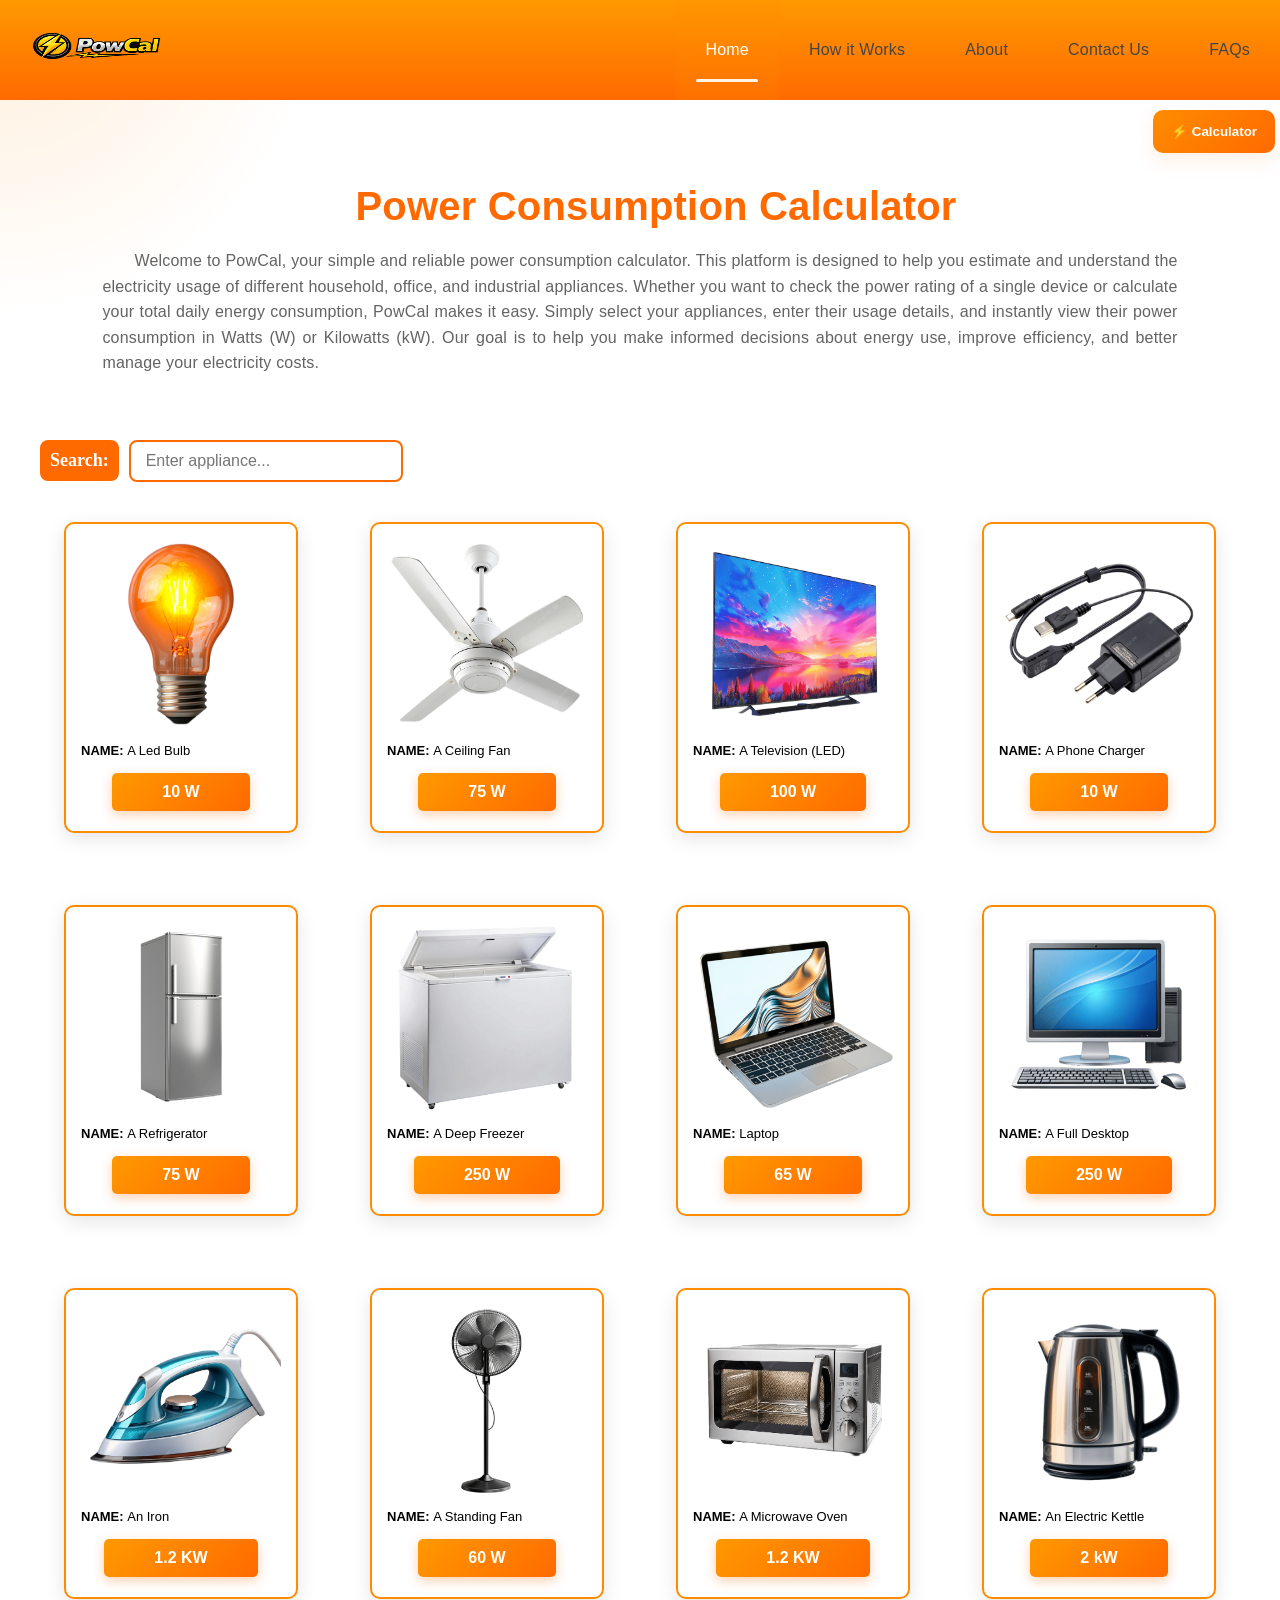
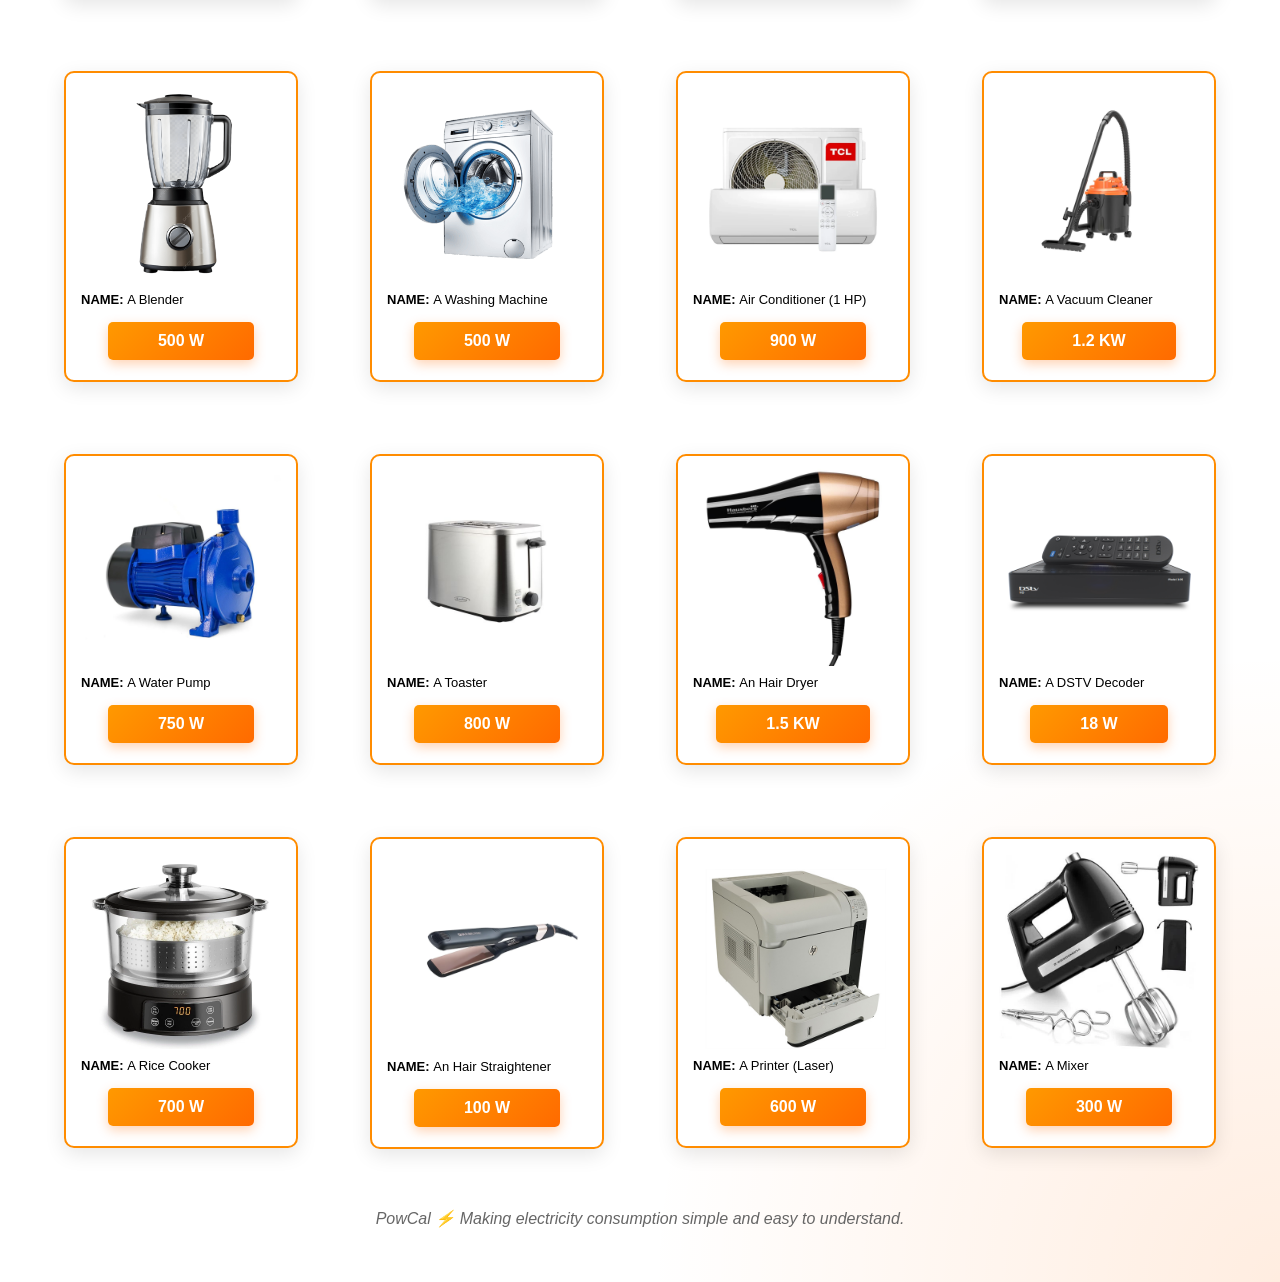
<file: index.html>
<!DOCTYPE html>
<html lang="en">
<head>
    <meta charset="UTF-8">
    <meta name="viewport" content="width=device-width, initial-scale=1.0">
    <title>Power Consumption Calculator</title>
    <link rel="stylesheet" href="index.css">
</head>
<body>

     <header>
            <nav>
        <ul class="sidebar">
            <li onclick="hideSidebar()"> <a href="#"><svg xmlns="http://www.w3.org/2000/svg" height="24px" viewBox="0 -960 960 960" width="24px" fill="#black"><path d="m256-200-56-56 224-224-224-224 56-56 224 224 224-224 56 56-224 224 224 224-56 56-224-224-224 224Z"/></svg></a></li>
            <li> <a href="#" class="active">Home</a></li>
            <li> <a href="how.html">How it Works</a></li>
            <li> <a href="About.html">About</a></li>
            <li> <a href="contact.html">Contact Us</a></li>
            <li> <a href="FAQ.html">FAQs</a></li>
        </ul>
        <ul>
            <li> <img src="PowCal.png" alt="Not Found"></li>
            <li class="hideOnMobile"> <a href="#" class="active">Home</a></li>
            <li class="hideOnMobile"> <a href="how.html">How it Works</a></li>
            <li class="hideOnMobile"> <a href="About.html">About</a></li>
            <li class="hideOnMobile"> <a href="contact.html">Contact Us</a></li>
            <li class="hideOnMobile"> <a href="FAQ.html">FAQs</a></li>
            <li class="menu-button" onclick=showSidebar() > <a href="#"><svg xmlns="http://www.w3.org/2000/svg" height="24px" viewBox="0 -960 960 960" width="24px" fill="#black"><path d="M120-240v-80h720v80H120Zm0-200v-80h720v80H120Zm0-200v-80h720v80H120Z"></svg></a></li>
        </ul>
    </nav>
    </header>

    <button id="calc-toggle" onclick="toggleCalculator()">
    ⚡ Calculator </button>

<div id="calculatorBox">
    <!-- Your calculator content goes here -->
     <div id="calc">
    <h3>Power Calculator</h3>
    </div>
    <div class="total-box">
        Total Energy: <strong><span id="totalWh">0</span> Wh</strong>
        <div class="small">This updates as you add appliances.</div>
      </div>

      <div class="custom-row">
        <input type="number" id="customWatts" placeholder="Enter Unavailable appliance (W)" min="1" />
        <button class="Enter" onclick="addCustomAppliance()">Enter</button>
      </div>

      <div class="history" id="history"></div>

      <button id="clear-btn" onclick="clearAll()">Clear All</button>

    </div>
  </div>
</div>


    <section id="uno">
        <h1 class="cal1">Power Consumption Calculator</h1>
        <p> Welcome to PowCal, your simple and reliable power consumption calculator. This platform is designed to help you estimate and understand the electricity usage of different household, office, and industrial appliances. Whether you want to check the power rating of a single device or calculate your total daily energy consumption, PowCal makes it easy. Simply select your appliances, enter their usage details, and instantly view their power consumption in Watts (W) or Kilowatts (kW). Our goal is to help you make informed decisions about energy use, improve efficiency, and better manage your electricity costs.
</p>
    </section>
    



<div class="search-container">
    <label for="searchInput">Search:</label>
    <input
        type="text"
        id="searchInput"
        placeholder="Enter appliance..."
        onkeyup="searchAppliances()"
    >
</div>





    <section>

        <div id="main">
        <div class="first">
            <img src="bulbl.jpg" alt="Not found"> <br>
            <p class="appli"><strong>NAME: </strong>A Led Bulb </p>
            <button class="button1" onclick="addAppliance('Led Bulb', 10)">10 W</button>
        </div>
        <div class="first">
            <img src="fan.png" alt="Not found"> <br>
            <p class="appli"><strong>NAME: </strong>A Ceiling Fan </p>
            <button class="button1" onclick="addAppliance('Ceiling Fan', 75)">75 W</button>
        </div>
        <div class="first">
            <img src="tv.png" alt="Not found"> <br>
            <p class="appli"><strong>NAME: </strong>A Television (LED) </p>
            <button class="button1" onclick="addAppliance('Television', 100)">100 W</button>
        </div>
        <div class="first">
            <img src="charger.png" alt="Not found"> <br>
            <p class="appli"><strong>NAME: </strong>A Phone Charger </p>
            <button class="button1" onclick="addAppliance('Phone Charger', 10)">10 W</button>
        </div>
        
        
        <div class="first">
            <img src="fridge.png" alt="Not found"> <br>
            <p class="appli"><strong>NAME: </strong>A Refrigerator</p>
            <button class="button1" onclick="addAppliance('Refrigerator', 75)">75 W</button>
        </div>
        <div class="first">
            <img src="freezer.png" alt="Not found"> <br>
            <p class="appli"><strong>NAME: </strong>A Deep Freezer </p>
            <button class="button1" onclick="addAppliance('Deep Freezer', 250)">250 W</button>
        </div>
        <div class="first">
            <img src="laptop.png" alt="Not found"> <br>
            <p class="appli"><strong>NAME: </strong> Laptop </p>
            <button class="button1" onclick="addAppliance('Laptop', 65)">65 W</button>
        </div>
        <div class="first">
            <img src="desktopp.png" alt="Not found"> <br>
            <p class="appli"><strong>NAME: </strong>A Full Desktop </p>
            <button class="button1" onclick="addAppliance('Full Desktop', 250)">250 W</button>
        </div>
        

        <div class="first">
            <img src="iron.png" alt="Not found"> <br>
            <p class="appli"><strong>NAME: </strong>An Iron </p>
            <button class="button1" onclick="addAppliance('Iron', 1200)">1.2 KW</button>
        </div>
        <div class="first">
            <img src="sfan.jpeg" alt="Not found"> <br>
            <p class="appli"><strong>NAME: </strong>A Standing Fan </p>
            <button class="button1" onclick="addAppliance('Standing Fan', 60)">60 W</button>
        </div>
        <div class="first">
            <img src="oven.png" alt="Not found"> <br>
            <p class="appli"><strong>NAME: </strong>A Microwave Oven</p>
            <button class="button1" onclick="addAppliance('Microwave Oven', 1200)">1.2 KW</button>
        </div>
        <div class="first">
            <img src="kettle.png" alt="Not found"> <br>
            <p class="appli"><strong>NAME: </strong>An Electric Kettle</p>
            <button class="button1" onclick="addAppliance('Electric Kettle', 2000)">2 kW</button>
        </div>
        



        <div class="first">
            <img src="blender.png" alt="Not found"> <br>
            <p class="appli"><strong>NAME: </strong>A Blender </p>
            <button class="button1" onclick="addAppliance('Blender', 500)">500 W</button>
        </div>
        <div class="first">
            <img src="washingMachine.png" alt="Not found"> <br>
            <p class="appli"><strong>NAME: </strong>A Washing Machine </p>
            <button class="button1" onclick="addAppliance('Washing Machine', 500)">500 W</button>
        </div>
        <div class="first">
            <img src="ACF.jpg" alt="Not found"> <br>
            <p class="appli"><strong>NAME: </strong>Air Conditioner (1 HP) </p>
            <button class="button1" onclick="addAppliance('Air Conditioner (1 HP)', 900)">900 W</button>
        </div>
        <div class="first">
            <img src="VCleaner.jpg" alt="Not found"> <br>
            <p class="appli"><strong>NAME: </strong>A Vacuum Cleaner </p>
            <button class="button1" onclick="addAppliance('Vacuum Cleaner', 1200)">1.2 KW</button>
        </div>
        
        
        <div class="first">
            <img src="Wpump.jpeg" alt="Not found"> <br>
            <p class="appli"><strong>NAME: </strong>A Water Pump</p>
            <button class="button1" onclick="addAppliance('Water Pump', 750)">750 W</button>
        </div>
        <div class="first">
            <img src="Toaster.jpg" alt="Not found"> <br>
            <p class="appli"><strong>NAME: </strong>A Toaster </p>
            <button class="button1" onclick="addAppliance('Toaster', 800)">800 W</button>
        </div>
        <div class="first">
            <img src="hairdryer.jpg" alt="Not found"> <br>
            <p class="appli"><strong>NAME: </strong>An Hair Dryer </p>
            <button class="button1" onclick="addAppliance('Hair Dryer', 1500)">1.5 KW</button>
        </div>
        <div class="first">
            <img src="DStv.jpg" alt="Not found"> <br>
            <p class="appli"><strong>NAME: </strong>A DSTV Decoder </p>
            <button class="button1" onclick="addAppliance('DSTV Decoder', 18)">18 W</button>
        </div>
        

        <div class="first">
            <img src="rice.jpg" alt="Not found"> <br>
            <p class="appli"><strong>NAME: </strong>A Rice Cooker </p>
            <button class="button1" onclick="addAppliance('Rice Cooker', 700)">700 W</button>
        </div>
        <div class="first">
            <img src="hst.jpg" alt="Not found"> <br>
            <p class="appli"><strong>NAME: </strong>An Hair Straightener </p>
            <button class="button1" onclick="addAppliance('Hair Straightener', 100)">100 W</button>
        </div>
        <div class="first">
            <img src="printer66.jpg" alt="Not found"> <br>
            <p class="appli"><strong>NAME: </strong>A Printer (Laser)</p>
            <button class="button1" onclick="addAppliance('Printer (Laser)', 600)">600 W</button>
        </div>
        <div class="first">
            <img src="mixer.jpg" alt="Not found"> <br>
            <p class="appli"><strong>NAME: </strong>A Mixer</p>
            <button class="button1" onclick="addAppliance('Mixer', 300)">300 W</button>
        </div>
        
        </div>
    </section>

    <script>

    let totalWh = 0;
    const history = [];
        function showSidebar(){
            const sidebar= document.querySelector('.sidebar')
            sidebar.style.display = 'flex'
        }
        function hideSidebar(){
            const sidebar= document.querySelector('.sidebar')
            sidebar.style.display = 'none'
        }

        function toggleCalculator() {
    let box = document.getElementById("calculatorBox");

    if (box.style.display === "none" || box.style.display === "") {
        box.style.display = "block";
    } else {
        box.style.display = "none";
    }
}

// function addAppliance(name, watts) {
//     const hours = prompt(`How many hours do you use ${name}?`);

//     if (hours === null) return;

//     const h = parseFloat(hours);

//     if (isNaN(h) || h <= 0) {
//         alert("Please enter a valid number of hours.");
//         return;
//     }

//     const wh = watts * h;
//     totalWh += wh;

//     document.getElementById("totalWh").innerText =
//         totalWh.toFixed(2);
// }

// function updateDisplay() {
//       document.getElementById("totalWh").textContent = totalWh.toFixed(2);

//       const historyBox = document.getElementById("history");
//       historyBox.innerHTML = "";

//       history.forEach((item, index) => {
//         const div = document.createElement("div");
//         div.className = "history-item";
//         div.innerHTML = `
//           <strong>${index + 1}. ${item.name}</strong><br>
//           ${item.watts} W × ${item.hours} h = ${item.wh.toFixed(2)} Wh
//         `;
//         historyBox.appendChild(div);
//       });
//     }
function addAppliance(name, watts) {

    const hours = prompt(`How many HOURS do you use your ${name}?`);
    if (hours === null) return;

    const h = parseFloat(hours);

    if (isNaN(h) || h <= 0) {
        alert("Please enter a valid number of hours.");
        return;
    }

    const amount = prompt(`How many ${name}(s) do you have?`);
    if (amount === null) return;

    const qty = parseInt(amount);

    if (isNaN(qty) || qty <= 0) {
        alert("Please enter a valid quantity.");
        return;
    }

    const wh = watts * h * qty;
    totalWh += wh;

    history.push({
        name,
        watts,
        hours: h,
        amount: qty,
        wh
    });

    updateDisplay();
}

    function addCustomAppliance() {

    const wattsInput = document.getElementById("customWatts");
    const watts = parseFloat(wattsInput.value);

    if (isNaN(watts) || watts <= 0) {
        alert("Please enter a valid watt value.");
        return;
    }

    const name = prompt("Enter appliance name:");
    if (name === null || name.trim() === "") return;

    const hours = prompt(`How many hours do you use ${name.trim()}?`);
    if (hours === null) return;

    const h = parseFloat(hours);

    if (isNaN(h) || h <= 0) {
        alert("Please enter a valid number of hours.");
        return;
    }

    const amount = prompt(`How many ${name.trim()}(s) do you have?`);
    if (amount === null) return;

    const qty = parseInt(amount);

    if (isNaN(qty) || qty <= 0) {
        alert("Please enter a valid quantity.");
        return;
    }

    const wh = watts * h * qty;
    totalWh += wh;

    history.push({
        name: name.trim(),
        watts,
        hours: h,
        amount: qty,
        wh
    });

    wattsInput.value = "";
    updateDisplay();
}

    function updateDisplay() {
      document.getElementById("totalWh").textContent = totalWh.toFixed(2);

      const historyBox = document.getElementById("history");
      historyBox.innerHTML = "";

      history.forEach((item, index) => {
        const div = document.createElement("div");
        div.className = "history-item";
        div.innerHTML = `
  <strong>${index + 1}. ${item.name}</strong><br>
  ${item.watts} W × ${item.hours} h × ${item.amount} unit(s)
  = ${item.wh.toFixed(2)} Wh`;
        historyBox.appendChild(div);
      });
    }
    function clearAll() {
        totalWh = 0;
        history.length = 0;
        updateDisplay();
    }




    function searchAppliances() {
    let input = document.getElementById("searchInput");
    let filter = input.value.toLowerCase();

    let appliances = document.querySelectorAll("#main .first");

    appliances.forEach(appliance => {
        let text = appliance.textContent.toLowerCase();

        if (text.includes(filter)) {
            appliance.style.display = "";
        } else {
            appliance.style.display = "none";
        }
    });
}
    </script>
    


    <footer>
    <p class="footer-note">
        PowCal ⚡ Making electricity consumption simple and easy to understand.
    </p><br><br><br>
    </footer>



     <!-- <footer>
        <hr>
        author: Yahaya Muhammed-Kamaldeen <br>
        &copy; 2026 copyright reserved <br>
         <a href="">kamaldeeny1@gmail.com</a></small>
     </footer> -->
     
</body>
</html>
</file>
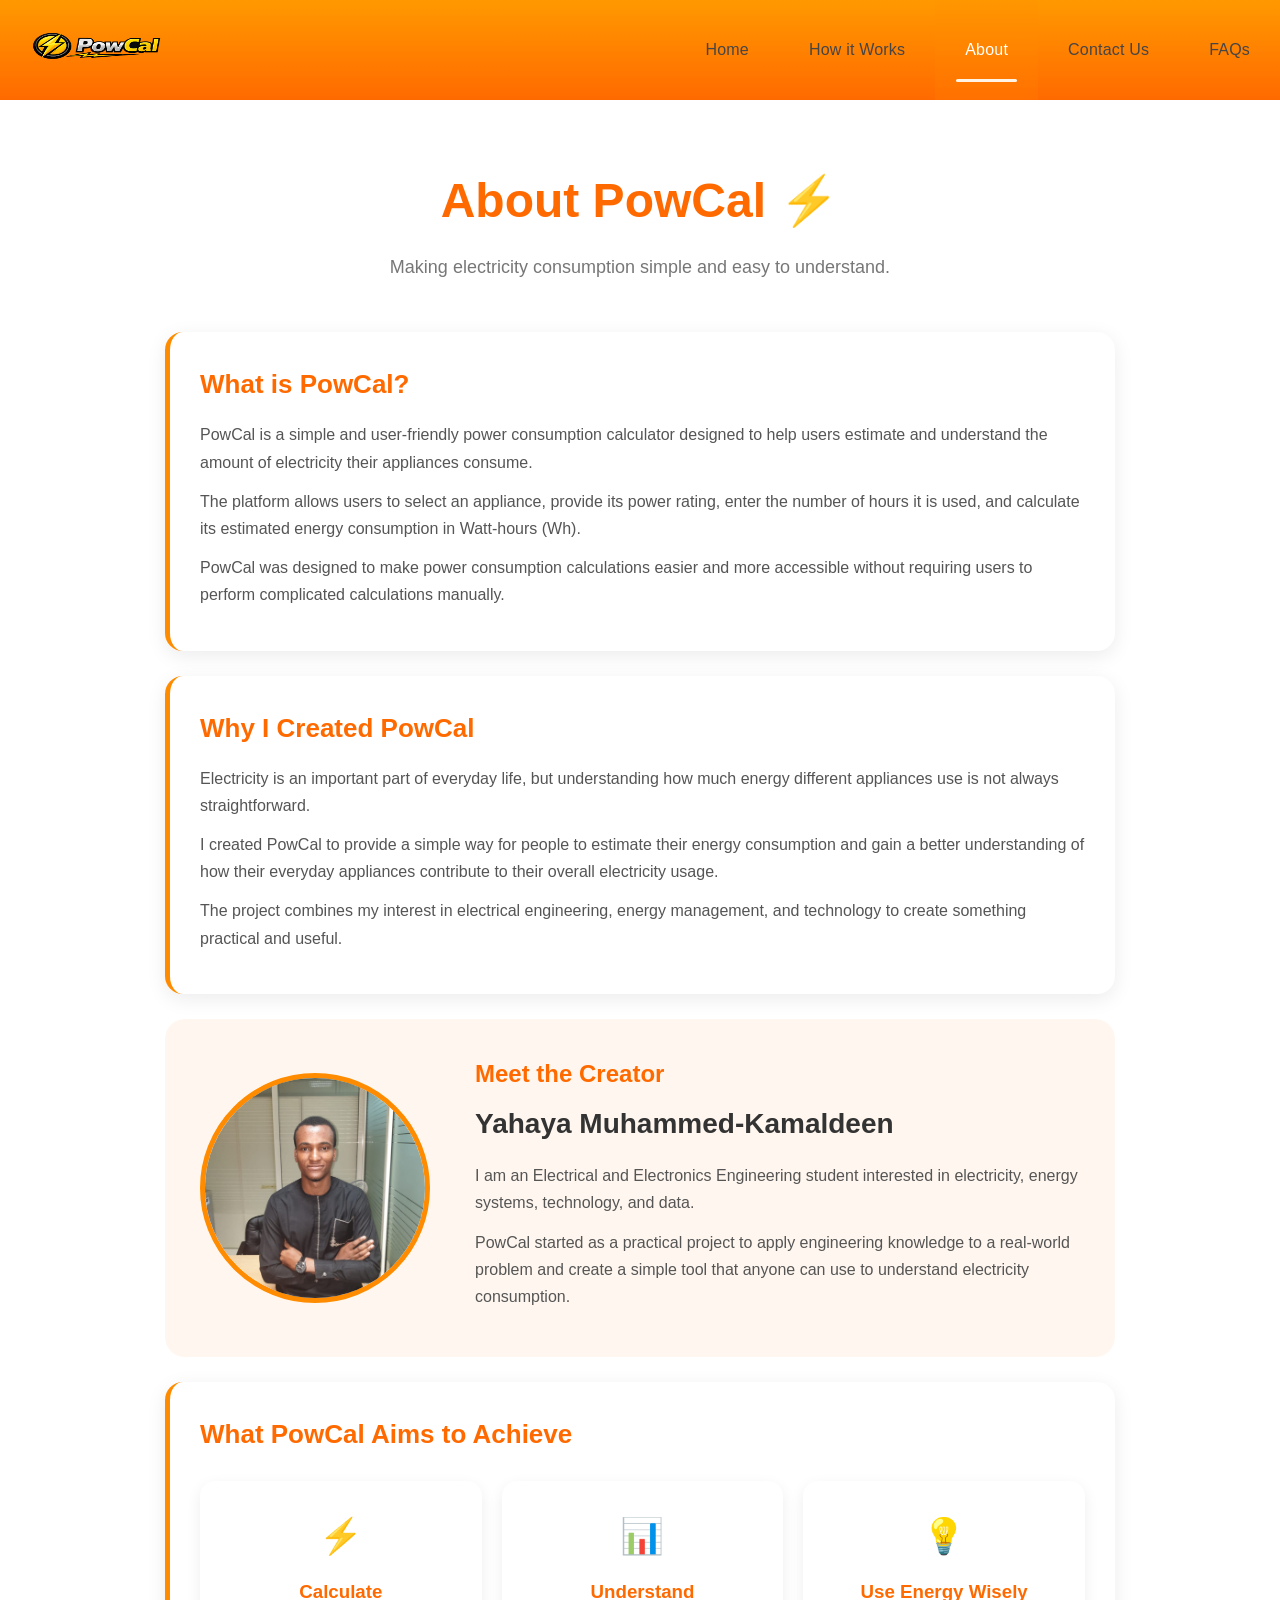
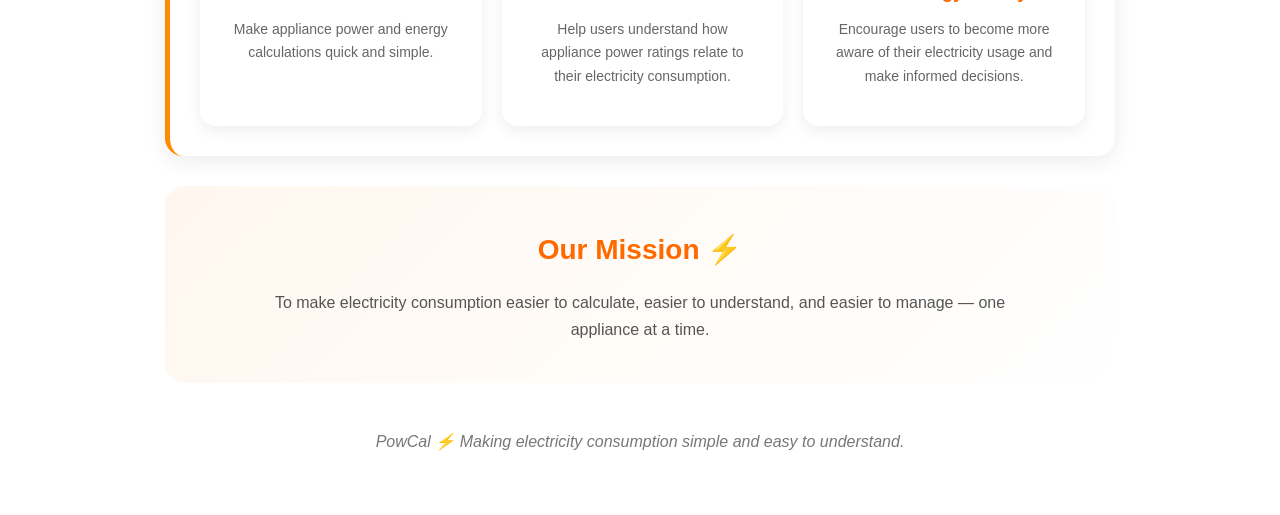
<file: About.html>
<!DOCTYPE html>

<html lang="en">
<head>
    <meta charset="UTF-8">
    <meta name="viewport" content="width=device-width, initial-scale=1.0">
    <link rel="stylesheet" href="index.css">

<title>About PowCal</title>

<style>
    * 
    
    {
        margin: 0;
        padding: 0;
        box-sizing: border-box;
        font-family: Arial, sans-serif;
    }

    body {
        background: #ffffff;
        color: #333;
        line-height: 1.7;
    }

    .about-container {
        max-width: 1000px;
        margin: auto;
        padding: 60px 25px;
    }

    /* PAGE TITLE */

    .about-title {
        text-align: center;
        font-size: 48px;
        color: #ff6a00;
        margin-bottom: 10px;
    }

    .about-subtitle {
        text-align: center;
        font-size: 18px;
        color: #777;
        margin-bottom: 50px;
    }

    /* GENERAL SECTION */

    .about-section {
        background: #ffffff;
        padding: 30px;
        margin-bottom: 25px;
        border-radius: 18px;
        box-shadow: 0 5px 20px rgba(0, 0, 0, 0.08);
        border-left: 5px solid #ff8c00;
    }

    .about-section h2 {
        color: #ff6a00;
        margin-bottom: 15px;
        font-size: 26px;
    }

    .about-section p {
        color: #555;
        margin-bottom: 12px;
    }

    /* CREATOR SECTION */

    .creator {
        display: flex;
        align-items: center;
        gap: 45px;

        background: #fff7ef;
        padding: 35px;
        margin-bottom: 25px;

        border-radius: 20px;
    }

    /* PHOTO */

    .photo-box {
        width: 230px;
        height: 230px;

        border-radius: 50%;
        border: 5px solid #ff8c00;

        background: #ffffff;
        overflow: hidden;

        display: flex;
        align-items: center;
        justify-content: center;

        flex-shrink: 0;

        color: #999;
        font-weight: bold;
        text-align: center;
    }

    .photo-box img {
        width: 100%;
        height: 100%;
        object-fit: cover;
        display: block;
    }

    .creator-info h2 {
        color: #ff6a00;
        margin-bottom: 5px;
    }

    .creator-name {
        font-size: 28px;
        font-weight: bold;
        margin-bottom: 15px;
    }

    .creator-info p {
        color: #555;
        margin-bottom: 12px;
    }

    /* MISSION */

    .mission {
        text-align: center;
        padding: 40px 25px;
        background: linear-gradient(
            135deg,
            #fff7ef,
            #ffffff
        );
        border-radius: 20px;
        margin-top: 30px;
    }

    .mission h2 {
        color: #ff6a00;
        font-size: 28px;
        margin-bottom: 15px;
    }

    .mission p {
        max-width: 750px;
        margin: auto;
        color: #555;
    }

    /* GOALS */

    .goals {
        display: grid;
        grid-template-columns: repeat(3, 1fr);
        gap: 20px;
        margin-top: 25px;
    }

    .goal {
        background: #ffffff;
        padding: 25px;
        text-align: center;
        border-radius: 15px;
        box-shadow: 0 5px 15px rgba(0,0,0,0.07);
        transition: 0.3s;
    }

    .goal:hover {
        transform: translateY(-6px);
    }

    .goal-icon {
        font-size: 35px;
        margin-bottom: 10px;
    }

    .goal h3 {
        color: #ff6a00;
        margin-bottom: 10px;
    }

    .goal p {
        font-size: 14px;
        color: #666;
    }

    /* FOOTER */

    .footer {
        text-align: center;
        margin-top: 45px;
        color: #777;
        font-style: italic;
    }

    /* MOBILE */

    @media (max-width: 700px) {

        .about-container {
            padding: 40px 15px;
        }

        .about-title {
            font-size: 36px;
        }

        .creator {
            flex-direction: column;
            text-align: center;
        }

        .goals {
            grid-template-columns: 1fr;
        }

    }

</style>


</head>

<body>
<header>
         <nav>
        <ul class="sidebar">
            <li onclick="hideSidebar()"> <a href="#"><svg xmlns="http://www.w3.org/2000/svg" height="24px" viewBox="0 -960 960 960" width="24px" fill="#black"><path d="m256-200-56-56 224-224-224-224 56-56 224 224 224-224 56 56-224 224 224 224-56 56-224-224-224 224Z"/></svg></a></li>
            <li> <a href="index.html">Home</a></li>
            <li> <a href="how.html">How it Works</a></li>
            <li> <a href="#" class="active">About</a></li>
            <li> <a href="contact.html">Contact Us</a></li>
            <li> <a href="FAQ.html">FAQs</a></li>
        </ul>
        <ul>
            <li> <img src="PowCal.png" alt="Not Found"></li>
            <li class="hideOnMobile"> <a href="index.html">Home</a></li>
            <li class="hideOnMobile"> <a href="how.html">How it Works</a></li>
            <li class="hideOnMobile"> <a href="#" class="active">About</a></li>
            <li class="hideOnMobile"> <a href="contact.html">Contact Us</a></li>
            <li class="hideOnMobile"> <a href="FAQ.html">FAQs</a></li>
            <li class="menu-button" onclick=showSidebar() > <a href="#"><svg xmlns="http://www.w3.org/2000/svg" height="24px" viewBox="0 -960 960 960" width="24px" fill="#black"><path d="M120-240v-80h720v80H120Zm0-200v-80h720v80H120Zm0-200v-80h720v80H120Z"></svg></a></li>
        </ul>
    </nav>
    </header>
<div class="about-container">

    <!-- TITLE -->

    <h1 class="about-title">
        About PowCal ⚡
    </h1>

    <p class="about-subtitle">
        Making electricity consumption simple and easy to understand.
    </p>


    <!-- ABOUT POWCAL -->

    <section class="about-section">

        <h2>What is PowCal?</h2>

        <p>
            PowCal is a simple and user-friendly power consumption
            calculator designed to help users estimate and understand
            the amount of electricity their appliances consume.
        </p>

        <p>
            The platform allows users to select an appliance,
            provide its power rating, enter the number of hours it
            is used, and calculate its estimated energy consumption
            in Watt-hours (Wh).
        </p>

        <p>
            PowCal was designed to make power consumption calculations
            easier and more accessible without requiring users to
            perform complicated calculations manually.
        </p>

    </section>


    <!-- WHY I CREATED POWCAL -->

    <section class="about-section">

        <h2>Why I Created PowCal</h2>

        <p>
            Electricity is an important part of everyday life, but
            understanding how much energy different appliances use
            is not always straightforward.
        </p>

        <p>
            I created PowCal to provide a simple way for people to
            estimate their energy consumption and gain a better
            understanding of how their everyday appliances contribute
            to their overall electricity usage.
        </p>

        <p>
            The project combines my interest in electrical engineering,
            energy management, and technology to create something
            practical and useful.
        </p>

    </section>


    <!-- CREATOR -->

    <section class="creator">

        <div class="photo-box">

            <!--
                PUT YOUR PHOTO HERE

                Example:

                <img src="your-photo.jpg"
                     alt="Yahaya Muhammed-Kamaldeen">
            -->

            <img src="My PICTURE.jpeg" alt="Not Found">

        </div>


        <div class="creator-info">

            <h2>Meet the Creator</h2>

            <div class="creator-name">
                Yahaya Muhammed-Kamaldeen
            </div>

            <p>
                I am an Electrical and Electronics Engineering student
                interested in electricity, energy systems, technology,
                and data.
            </p>

            <p>
                PowCal started as a practical project to apply
                engineering knowledge to a real-world problem and
                create a simple tool that anyone can use to understand
                electricity consumption.
            </p>

        </div>

    </section>


    <!-- GOALS -->

    <section class="about-section">

        <h2>What PowCal Aims to Achieve</h2>

        <div class="goals">

            <div class="goal">

                <div class="goal-icon">
                    ⚡
                </div>

                <h3>Calculate</h3>

                <p>
                    Make appliance power and energy calculations
                    quick and simple.
                </p>

            </div>


            <div class="goal">

                <div class="goal-icon">
                    📊
                </div>

                <h3>Understand</h3>

                <p>
                    Help users understand how appliance power ratings
                    relate to their electricity consumption.
                </p>

            </div>


            <div class="goal">

                <div class="goal-icon">
                    💡
                </div>

                <h3>Use Energy Wisely</h3>

                <p>
                    Encourage users to become more aware of their
                    electricity usage and make informed decisions.
                </p>

            </div>

        </div>

    </section>


    <!-- MISSION -->

    <section class="mission">

        <h2>Our Mission ⚡</h2>

        <p>
            To make electricity consumption easier to calculate,
            easier to understand, and easier to manage — one appliance
            at a time.
        </p>

    </section>


    <p class="footer">
        PowCal ⚡ Making electricity consumption simple and easy to understand.
    </p>

</div>

<script>
    function showSidebar() {
        const sidebar = document.querySelector('.sidebar');
        if (sidebar) sidebar.style.display = 'flex';
    }

    function hideSidebar() {
        const sidebar = document.querySelector('.sidebar');
        if (sidebar) sidebar.style.display = 'none';
    }
</script>

</body>
</html>
</file>
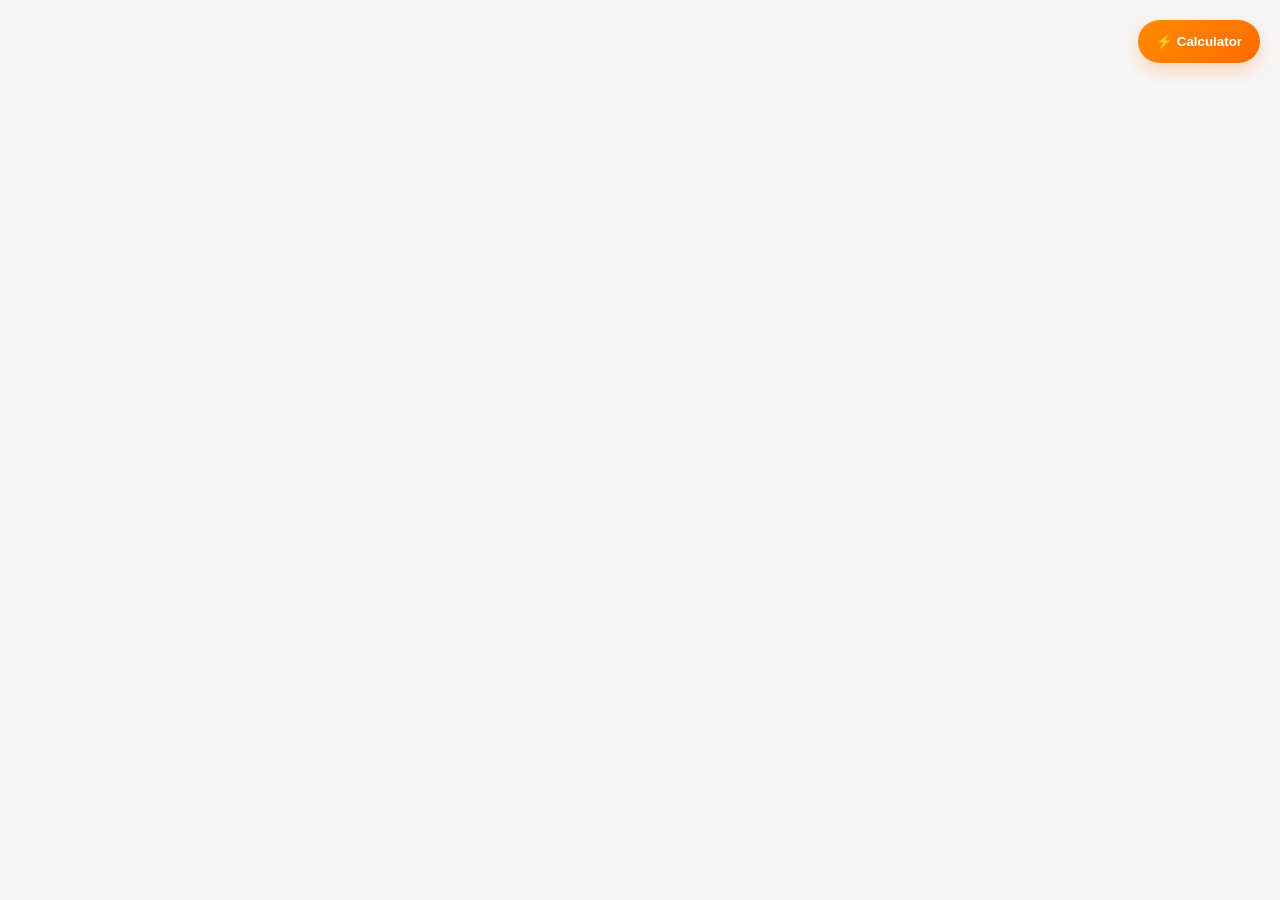
<file: calculator.html>
<!DOCTYPE html>
<html lang="en">
<head>
  <meta charset="UTF-8" />
  <meta name="viewport" content="width=device-width, initial-scale=1.0" />
  <title>PowCal Floating Calculator</title>
  <style>
    * {
      box-sizing: border-box;
      font-family: Arial, sans-serif;
    }

    body {
      margin: 0;
      min-height: 100vh;
      background: #f7f7f7;
    }

    /* Floating calculator button */
    .calc-toggle {
      position: fixed;
      top: 20px;
      right: 20px;
      z-index: 1000;
      background: linear-gradient(135deg, #ff8c00, #ff6a00);
      color: #fff;
      border: none;
      padding: 14px 18px;
      border-radius: 50px;
      cursor: pointer;
      font-weight: bold;
      box-shadow: 0 8px 20px rgba(255, 106, 0, 0.25);
    }

    .calc-toggle:hover {
      transform: translateY(-2px);
    }

    /* Calculator panel */
    .calc-box {
      position: fixed;
      top: 75px;
      right: 20px;
      width: 320px;
      max-width: calc(100vw - 40px);
      background: #ffffff;
      border-radius: 18px;
      box-shadow: 0 10px 30px rgba(0,0,0,0.15);
      overflow: hidden;
      display: none;
      z-index: 1000;
      border: 1px solid rgba(255, 140, 0, 0.2);
    }

    .calc-header {
      background: linear-gradient(135deg, #ff8c00, #ff6a00);
      color: white;
      padding: 16px;
      font-weight: bold;
      font-size: 18px;
    }

    .calc-body {
      padding: 16px;
    }

    .total-box {
      background: #fff7ef;
      border-left: 4px solid #ff8c00;
      padding: 12px;
      border-radius: 10px;
      margin-bottom: 14px;
      font-size: 15px;
      color: #333;
    }

    .total-box strong {
      color: #ff6a00;
    }

    .appliance-grid {
      display: grid;
      grid-template-columns: 1fr 1fr;
      gap: 10px;
      margin-bottom: 14px;
    }

    .appliance-btn {
      border: none;
      background: #fff3e6;
      color: #ff6a00;
      padding: 10px;
      border-radius: 12px;
      cursor: pointer;
      font-weight: bold;
      transition: 0.2s ease;
    }

    .appliance-btn:hover {
      background: #ff8c00;
      color: #fff;
      transform: translateY(-1px);
    }

    .custom-row {
      display: flex;
      gap: 8px;
      margin-bottom: 14px;
    }

    .custom-row input {
      flex: 1;
      padding: 10px;
      border: 1px solid #ddd;
      border-radius: 10px;
      outline: none;
    }

    .custom-row button,
    .clear-btn {
      border: none;
      background: #ff6a00;
      color: white;
      padding: 10px 12px;
      border-radius: 10px;
      cursor: pointer;
      font-weight: bold;
    }

    .clear-btn {
      width: 100%;
      margin-top: 10px;
      background: #333;
    }

    .history {
      margin-top: 10px;
      max-height: 180px;
      overflow-y: auto;
      font-size: 14px;
    }

    .history-item {
      background: #fafafa;
      border: 1px solid #eee;
      padding: 10px;
      border-radius: 10px;
      margin-bottom: 8px;
    }

    .small {
      font-size: 12px;
      color: #666;
    }
  </style>
</head>
<body>

  <button class="calc-toggle" onclick="toggleCalculator()">⚡ Calculator</button>

  <div class="calc-box" id="calcBox">
    <div class="calc-header">Power Calculator</div>

    <div class="calc-body">
      <div class="total-box">
        Total Energy: <strong><span id="totalWh">0</span> Wh</strong>
        <div class="small">This updates as you add appliances.</div>
      </div>

      <div class="appliance-grid">
        <button class="appliance-btn" onclick="addAppliance('Ceiling Fan', 75)">Fan</button>
        <button class="appliance-btn" onclick="addAppliance('TV', 120)">TV</button>
        <button class="appliance-btn" onclick="addAppliance('Bulb', 10)">Bulb</button>
        <button class="appliance-btn" onclick="addAppliance('Fridge', 150)">Fridge</button>
        <button class="appliance-btn" onclick="addAppliance('Laptop', 65)">Laptop</button>
        <button class="appliance-btn" onclick="addAppliance('Iron', 1000)">Iron</button>
      </div>

      <div class="custom-row">
        <input type="number" id="customWatts" placeholder="Custom watts" min="1" />
        <button onclick="addCustomAppliance()">Add</button>
      </div>

      <div class="history" id="history"></div>

      <button class="clear-btn" onclick="clearAll()">Clear All</button>
    </div>
  </div>

  <script>
    let totalWh = 0;
    const history = [];

    function toggleCalculator() {
      const box = document.getElementById("calcBox");
      box.style.display = box.style.display === "block" ? "none" : "block";
    }

    function addAppliance(name, watts) {
      const hours = prompt(`How many hours do you use ${name}?`);

      if (hours === null) return;

      const h = parseFloat(hours);

      if (isNaN(h) || h <= 0) {
        alert("Please enter a valid number of hours.");
        return;
      }

      const wh = watts * h;
      totalWh += wh;

      history.push({ name, watts, hours: h, wh });
      updateDisplay();
    }

    function addCustomAppliance() {
      const wattsInput = document.getElementById("customWatts");
      const watts = parseFloat(wattsInput.value);

      if (isNaN(watts) || watts <= 0) {
        alert("Please enter a valid watt value.");
        return;
      }

      const name = prompt("Enter appliance name:");
      if (name === null || name.trim() === "") return;

      const hours = prompt(`How many hours do you use ${name.trim()}?`);
      if (hours === null) return;

      const h = parseFloat(hours);

      if (isNaN(h) || h <= 0) {
        alert("Please enter a valid number of hours.");
        return;
      }

      const wh = watts * h;
      totalWh += wh;

      history.push({ name: name.trim(), watts, hours: h, wh });
      wattsInput.value = "";
      updateDisplay();
    }

    function updateDisplay() {
      document.getElementById("totalWh").textContent = totalWh.toFixed(2);

      const historyBox = document.getElementById("history");
      historyBox.innerHTML = "";

      history.forEach((item, index) => {
        const div = document.createElement("div");
        div.className = "history-item";
        div.innerHTML = `
          <strong>${index + 1}. ${item.name}</strong><br>
          ${item.watts} W × ${item.hours} h = ${item.wh.toFixed(2)} Wh
        `;
        historyBox.appendChild(div);
      });
    }

    function clearAll() {
      totalWh = 0;
      history.length = 0;
      updateDisplay();
    }
  </script>

</body>
</html>
</file>
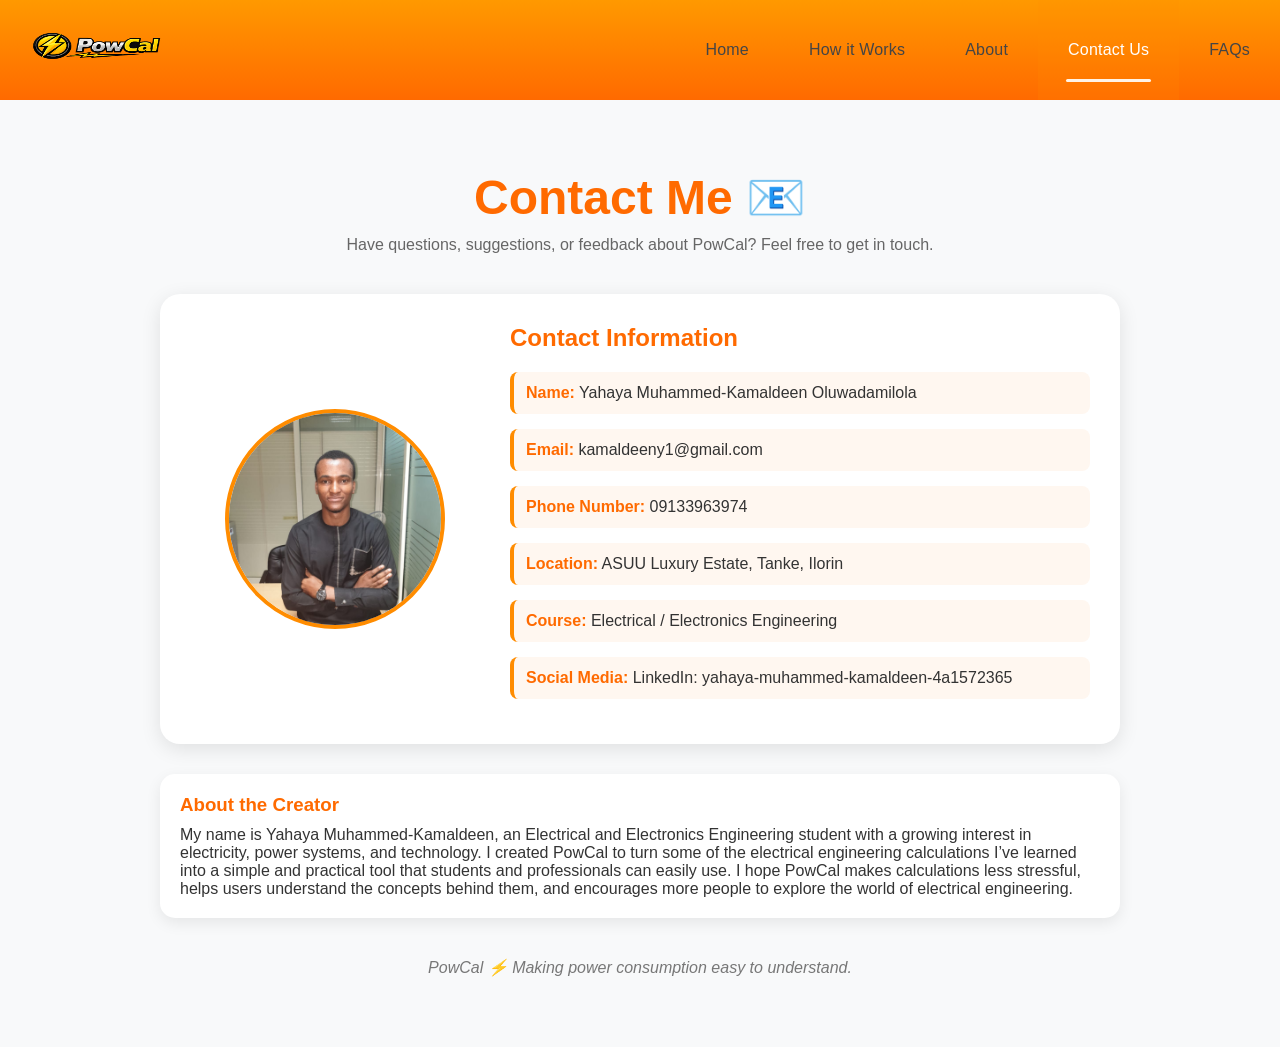
<file: contact.html>
<!DOCTYPE html>
<html lang="en">
<head>
    <meta charset="UTF-8">
    <meta name="viewport" content="width=device-width, initial-scale=1.0">
    <link rel="stylesheet" href="index.css">
    <title>Contact - PowCal</title>

    <style>
        *{
            margin:0;
            padding:0;
            box-sizing:border-box;
            font-family: Arial, sans-serif;
        }

        body{
            background:#f8f9fa;
            color:#333;
        }

        .container{
            max-width:1000px;
            margin:50px auto;
            padding:20px;
        }

        .title{
            text-align:center;
            color:#ff6a00;
            font-size:3rem;
            margin-bottom:10px;
        }

        .subtitle{
            text-align:center;
            color:#666;
            margin-bottom:40px;
        }

        .contact-card{
            background:white;
            border-radius:20px;
            padding:30px;
            box-shadow:0 5px 20px rgba(0,0,0,0.1);
            display:flex;
            flex-wrap:wrap;
            gap:30px;
            align-items:center;
        }

        .photo-section{
            flex:1;
            min-width:250px;
            text-align:center;
        }

        .photo-placeholder{
            width:220px;
            height:220px;
            margin:auto;
            border:4px solid #ff8c00;
            border-radius:50%;
            overflow: hidden;
            display:flex;
            align-items:center;
            justify-content:center;
            color:#999;
            font-weight:bold;
            background:#fff7f0;
        }

        .photo-placeholder img{
            width:100%;
            height:100%;
            object-fit:cover;
            display:block;
        }

        .info-section{
            flex:2;
            min-width:300px;
        }

        .info-section h2{
            color:#ff6a00;
            margin-bottom:20px;
        }

        .detail{
            margin-bottom:15px;
            padding:12px;
            background:#fff7f0;
            border-left:4px solid #ff8c00;
            border-radius:8px;
        }

        .detail strong{
            color:#ff6a00;
        }

        .note{
            margin-top:30px;
            background:white;
            padding:20px;
            border-radius:15px;
            box-shadow:0 5px 15px rgba(0,0,0,0.08);
        }

        .note h3{
            color:#ff6a00;
            margin-bottom:10px;
        }

        footer{
            text-align:center;
            margin-top:40px;
            color:#777;
            font-style:italic;
        }
    </style>
</head>
<body>

    <header>
        <nav>
        <ul class="sidebar">
            <li onclick="hideSidebar()"> <a href="#"><svg xmlns="http://www.w3.org/2000/svg" height="24px" viewBox="0 -960 960 960" width="24px" fill="#black"><path d="m256-200-56-56 224-224-224-224 56-56 224 224 224-224 56 56-224 224 224 224-56 56-224-224-224 224Z"/></svg></a></li>
            <li> <a href="index.html">Home</a></li>
            <li> <a href="how.html">How it Works</a></li>
            <li> <a href="About.html">About</a></li>
            <li> <a href="#" class="active">Contact Us</a></li>
            <li> <a href="FAQ.html">FAQs</a></li>
        </ul>
        <ul>
            <li> <img src="PowCal.png" alt="Not Found"></li>
            <li class="hideOnMobile"> <a href="index.html">Home</a></li>
            <li class="hideOnMobile"> <a href="how.html">How it Works</a></li>
            <li class="hideOnMobile"> <a href="About.html">About</a></li>
            <li class="hideOnMobile"> <a href="#" class="active">Contact Us</a></li>
            <li class="hideOnMobile"> <a href="FAQ.html">FAQs</a></li>
            <li class="menu-button" onclick=showSidebar() > <a href="#"><svg xmlns="http://www.w3.org/2000/svg" height="24px" viewBox="0 -960 960 960" width="24px" fill="#black"><path d="M120-240v-80h720v80H120Zm0-200v-80h720v80H120Zm0-200v-80h720v80H120Z"></svg></a></li>
        </ul>
    </nav>
    </header>

    <div class="container">

        <h1 class="title">Contact Me 📧</h1>

        <p class="subtitle">
            Have questions, suggestions, or feedback about PowCal? Feel free to get in touch.
        </p>

        <div class="contact-card">

            <!-- PHOTO SECTION -->
            <div class="photo-section">

                <!-- Replace this with your image later -->
                <div class="photo-placeholder">
                    <img src="My PICTURE.jpeg" alt="My Photo">
                </div>

            </div>

            <!-- CONTACT DETAILS -->
            <div class="info-section">

                <h2>Contact Information</h2>

                <div class="detail">
                    <strong>Name:</strong> Yahaya Muhammed-Kamaldeen Oluwadamilola
                </div>

                <div class="detail">
                    <strong>Email:</strong> kamaldeeny1@gmail.com
                </div>

                <div class="detail">
                    <strong>Phone Number:</strong> 09133963974
                </div>

                <div class="detail">
                    <strong>Location:</strong> ASUU Luxury Estate, Tanke, Ilorin
                </div>

                <div class="detail">
                    <strong>Course:</strong> Electrical / Electronics Engineering
                </div>

                <div class="detail">
                    <strong>Social Media:</strong>  LinkedIn: yahaya-muhammed-kamaldeen-4a1572365
                </div>

            </div>

        </div>

        <div class="note">
            <h3>About the Creator</h3>

            <p>
                My name is Yahaya Muhammed-Kamaldeen, an Electrical and Electronics Engineering student with a growing interest in electricity, power systems, and technology. I created PowCal to turn some of the electrical engineering calculations I’ve learned into a simple and practical tool that students and professionals can easily use. I hope PowCal makes calculations less stressful, helps users understand the concepts behind them, and encourages more people to explore the world of electrical engineering.

            </p>
        </div>

        <footer>
            PowCal ⚡ Making power consumption easy to understand.
        </footer>

    </div>

    <script>
        function showSidebar() {
            const sidebar = document.querySelector('.sidebar');
            if (sidebar) sidebar.style.display = 'flex';
        }

        function hideSidebar() {
            const sidebar = document.querySelector('.sidebar');
            if (sidebar) sidebar.style.display = 'none';
        }
    </script>

</body>
</html>
</file>
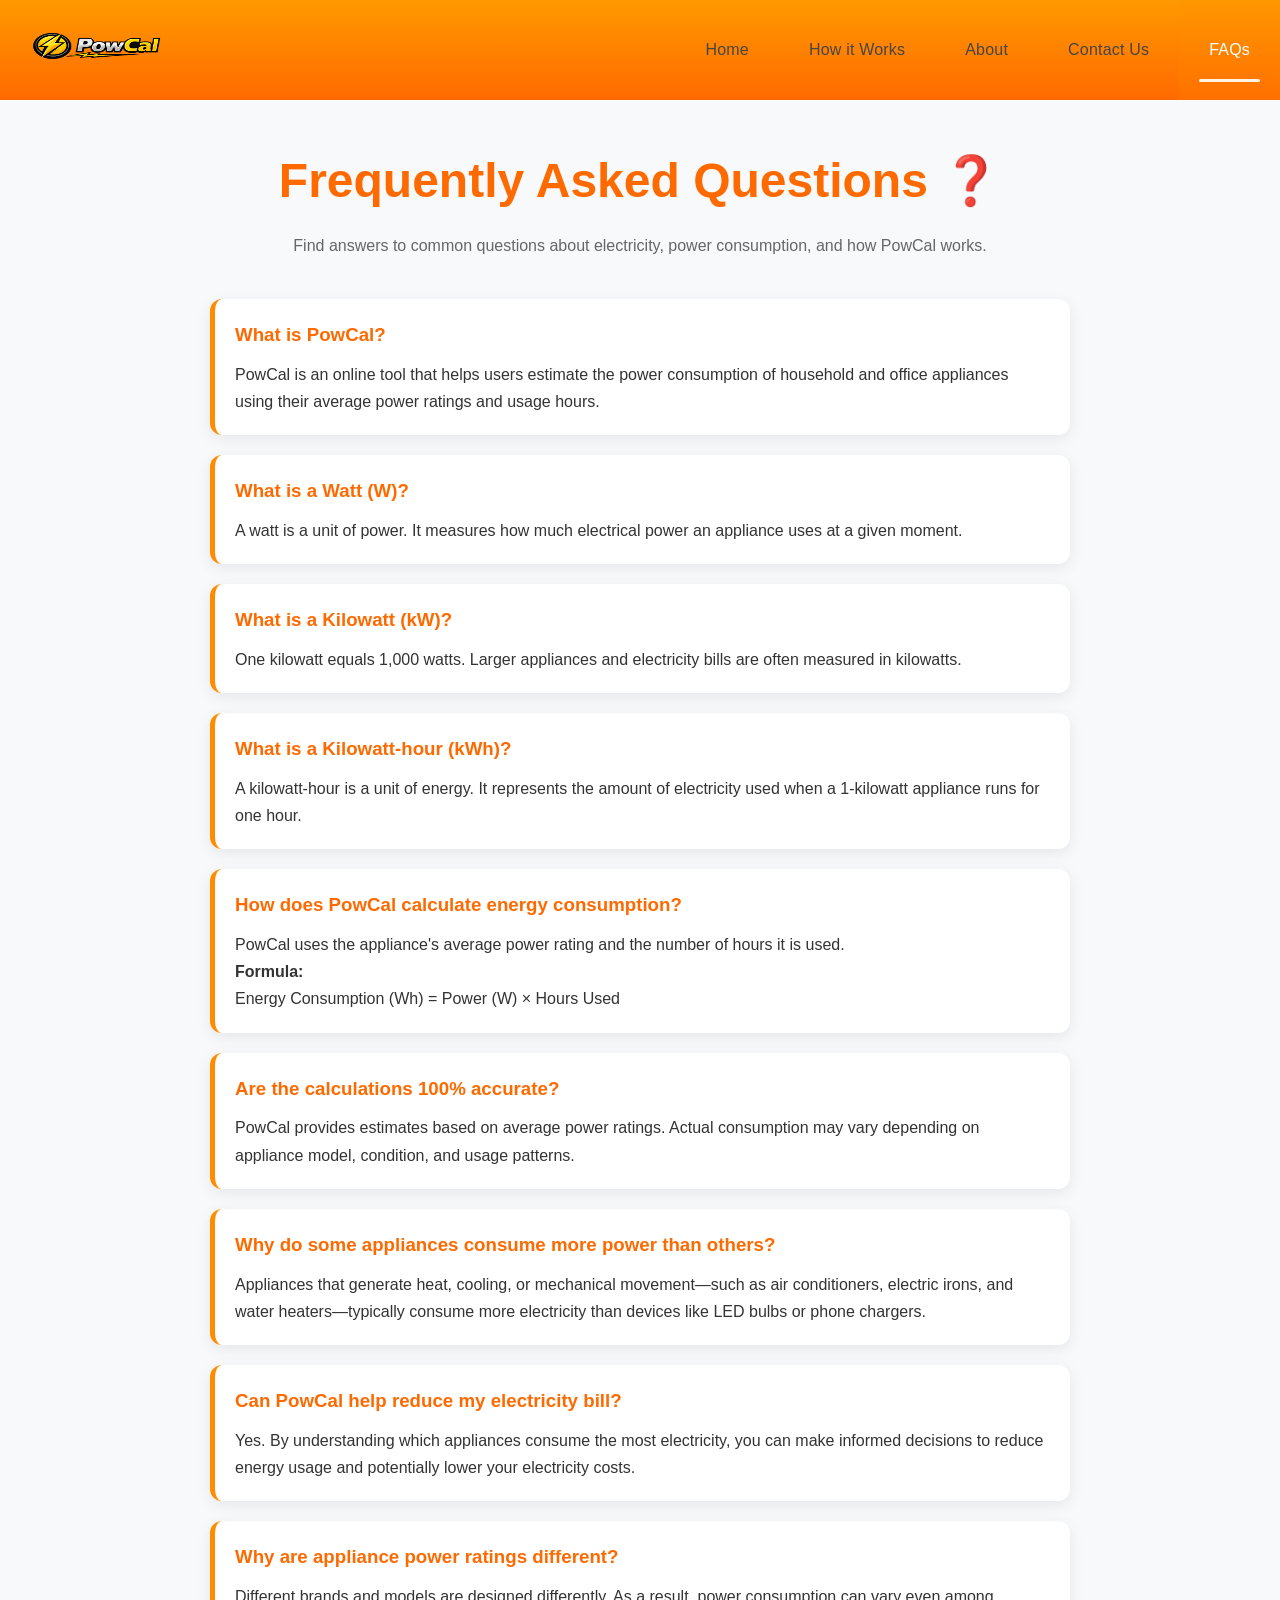
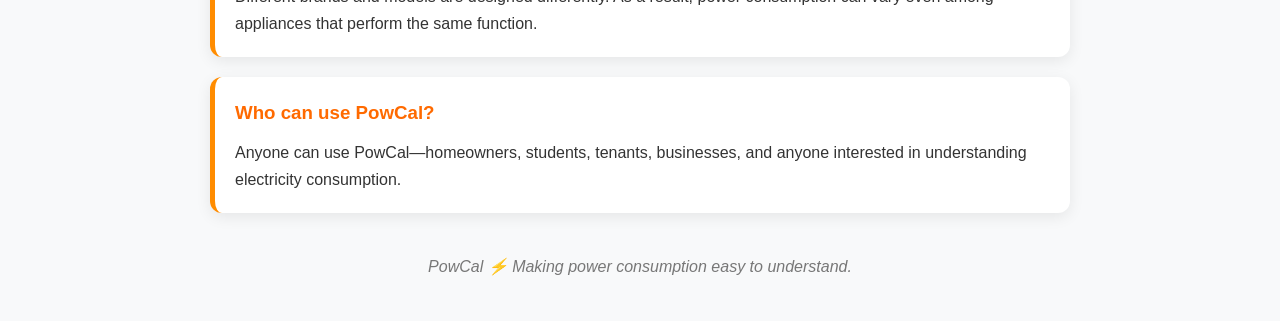
<file: FAQ.html>
<!DOCTYPE html>
<html lang="en">
<head>
    <meta charset="UTF-8">
    <meta name="viewport" content="width=device-width, initial-scale=1.0">
    <link rel="stylesheet" href="index.css">
    <title>FAQs - PowCal</title>

    <style>
        *{
            margin:0;
            padding:0;
            box-sizing:border-box;
            font-family: Arial, sans-serif;
        }

        body{
            background:#f8f9fa;
            color:#333;
            line-height:1.7;
        }

        .container{
            max-width:900px;
            margin:auto;
            padding:40px 20px;
        }

        .title{
            text-align:center;
            color:#ff6a00;
            font-size:3rem;
            margin-bottom:10px;
        }

        .subtitle{
            text-align:center;
            color:#666;
            margin-bottom:40px;
        }

        .faq-item{
            background:white;
            margin-bottom:20px;
            padding:20px;
            border-radius:12px;
            box-shadow:0 4px 15px rgba(0,0,0,0.08);
            border-left:5px solid #ff8c00;
        }

        .faq-item h3{
            color:#ff6a00;
            margin-bottom:10px;
        }

        .footer{
            text-align:center;
            margin-top:40px;
            color:#777;
            font-style:italic;
        }
    </style>
</head>
<body>
    <header>
        <nav>
        <ul class="sidebar">
            <li onclick="hideSidebar()"> <a href="#"><svg xmlns="http://www.w3.org/2000/svg" height="24px" viewBox="0 -960 960 960" width="24px" fill="#black"><path d="m256-200-56-56 224-224-224-224 56-56 224 224 224-224 56 56-224 224 224 224-56 56-224-224-224 224Z"/></svg></a></li>
            <li> <a href="index.html">Home</a></li>
            <li> <a href="how.html">How it Works</a></li>
            <li> <a href="About.html">About</a></li>
            <li> <a href="contact.html">Contact Us</a></li>
            <li> <a href="#" class="active">FAQs</a></li>
        </ul>
        <ul>
            <li> <img src="PowCal.png" alt="Not Found"></li>
            <li class="hideOnMobile"> <a href="index.html">Home</a></li>
            <li class="hideOnMobile"> <a href="how.html">How it Works</a></li>
            <li class="hideOnMobile"> <a href="About.html">About</a></li>
            <li class="hideOnMobile"> <a href="contact.html">Contact Us</a></li>
            <li class="hideOnMobile"> <a href="#" class="active">FAQs</a></li>
            <li class="menu-button" onclick=showSidebar() > <a href="#"><svg xmlns="http://www.w3.org/2000/svg" height="24px" viewBox="0 -960 960 960" width="24px" fill="#black"><path d="M120-240v-80h720v80H120Zm0-200v-80h720v80H120Zm0-200v-80h720v80H120Z"></svg></a></li>
        </ul>
    </nav>
    </header>

    <div class="container">

        <h1 class="title">Frequently Asked Questions ❓</h1>

        <p class="subtitle">
            Find answers to common questions about electricity, power consumption, and how PowCal works.
        </p>

        <div class="faq-item">
            <h3>What is PowCal?</h3>
            <p>
                PowCal is an online tool that helps users estimate the power consumption of household and office appliances using their average power ratings and usage hours.
            </p>
        </div>

        <div class="faq-item">
            <h3>What is a Watt (W)?</h3>
            <p>
                A watt is a unit of power. It measures how much electrical power an appliance uses at a given moment.
            </p>
        </div>

        <div class="faq-item">
            <h3>What is a Kilowatt (kW)?</h3>
            <p>
                One kilowatt equals 1,000 watts. Larger appliances and electricity bills are often measured in kilowatts.
            </p>
        </div>

        <div class="faq-item">
            <h3>What is a Kilowatt-hour (kWh)?</h3>
            <p>
                A kilowatt-hour is a unit of energy. It represents the amount of electricity used when a 1-kilowatt appliance runs for one hour.
            </p>
        </div>

        <div class="faq-item">
            <h3>How does PowCal calculate energy consumption?</h3>
            <p>
                PowCal uses the appliance's average power rating and the number of hours it is used.
            </p>

            <p>
                <strong>Formula:</strong><br>
                Energy Consumption (Wh) = Power (W) × Hours Used
            </p>
        </div>

        <div class="faq-item">
            <h3>Are the calculations 100% accurate?</h3>
            <p>
                PowCal provides estimates based on average power ratings. Actual consumption may vary depending on appliance model, condition, and usage patterns.
            </p>
        </div>

        <div class="faq-item">
            <h3>Why do some appliances consume more power than others?</h3>
            <p>
                Appliances that generate heat, cooling, or mechanical movement—such as air conditioners, electric irons, and water heaters—typically consume more electricity than devices like LED bulbs or phone chargers.
            </p>
        </div>

        <div class="faq-item">
            <h3>Can PowCal help reduce my electricity bill?</h3>
            <p>
                Yes. By understanding which appliances consume the most electricity, you can make informed decisions to reduce energy usage and potentially lower your electricity costs.
            </p>
        </div>

        <div class="faq-item">
            <h3>Why are appliance power ratings different?</h3>
            <p>
                Different brands and models are designed differently. As a result, power consumption can vary even among appliances that perform the same function.
            </p>
        </div>

        <div class="faq-item">
            <h3>Who can use PowCal?</h3>
            <p>
                Anyone can use PowCal—homeowners, students, tenants, businesses, and anyone interested in understanding electricity consumption.
            </p>
        </div>

        <div class="footer">
            PowCal ⚡ Making power consumption easy to understand.
        </div>

    </div>

    <script>
        function showSidebar() {
            const sidebar = document.querySelector('.sidebar');
            if (sidebar) sidebar.style.display = 'flex';
        }

        function hideSidebar() {
            const sidebar = document.querySelector('.sidebar');
            if (sidebar) sidebar.style.display = 'none';
        }
    </script>

</body>
</html>
</file>
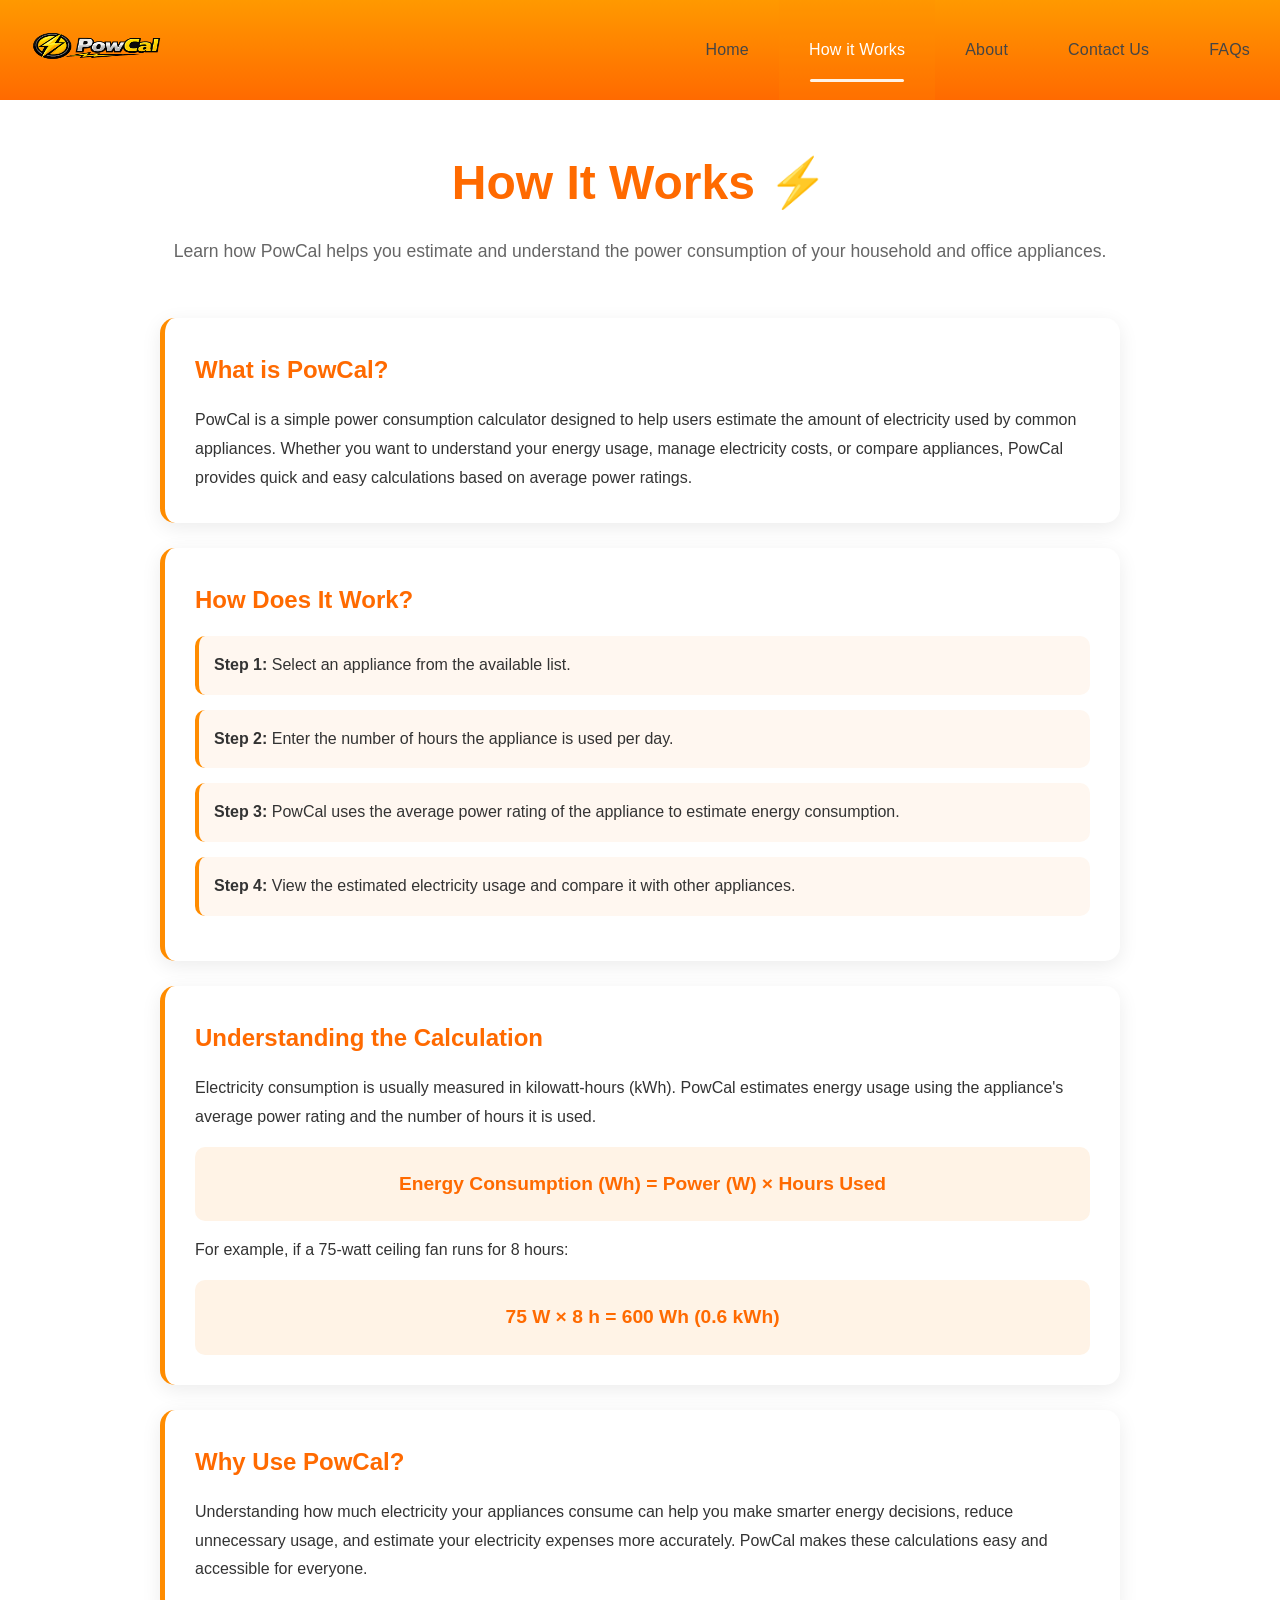
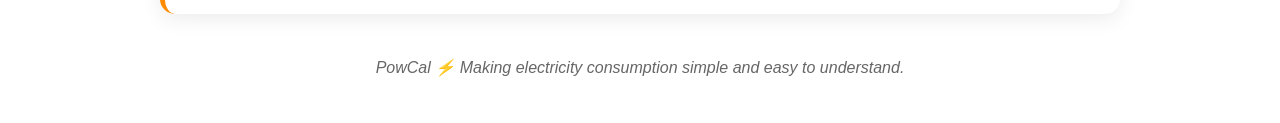
<file: how.html>
<!DOCTYPE html>
<html lang="en">
<head>
    <meta charset="UTF-8">
    <meta name="viewport" content="width=device-width, initial-scale=1.0">
    <link rel="stylesheet" href="index.css">
    <title>How It Works - PowCal</title>

    <style>
        * {
            margin: 0;
            padding: 0;
            box-sizing: border-box;
            font-family: Arial, sans-serif;
        }

        body {
            background: #ffffff;
            color: #333;
            line-height: 1.8;
        }

        .container {
            max-width: 1000px;
            margin: auto;
            padding: 40px 20px;
        }

        .page-title {
            text-align: center;
            font-size: 3rem;
            font-weight: bold;
            color: #ff6a00;
            margin-bottom: 10px;
        }

        .subtitle {
            text-align: center;
            color: #666;
            font-size: 1.1rem;
            margin-bottom: 50px;
        }

        .section {
            background: #fff;
            padding: 30px;
            margin-bottom: 25px;
            border-radius: 15px;
            box-shadow: 0 5px 20px rgba(0,0,0,0.08);
            border-left: 5px solid #ff8c00;
        }

        .section h2 {
            color: #ff6a00;
            margin-bottom: 15px;
        }

        .steps {
            list-style: none;
        }

        .steps li {
            background: #fff7f0;
            padding: 15px;
            margin-bottom: 15px;
            border-radius: 10px;
            border-left: 4px solid #ff8c00;
        }

        .formula {
            background: #fff3e6;
            padding: 20px;
            text-align: center;
            font-size: 1.2rem;
            font-weight: bold;
            color: #ff6a00;
            border-radius: 10px;
            margin-top: 15px;
        }

        .footer-note {
            text-align: center;
            margin-top: 40px;
            color: #666;
            font-style: italic;
        }
    </style>
</head>
<body>
    <header>
         <nav>
        <ul class="sidebar">
            <li onclick="hideSidebar()"> <a href="#"><svg xmlns="http://www.w3.org/2000/svg" height="24px" viewBox="0 -960 960 960" width="24px" fill="#black"><path d="m256-200-56-56 224-224-224-224 56-56 224 224 224-224 56 56-224 224 224 224-56 56-224-224-224 224Z"/></svg></a></li>
            <li> <a href="index.html">Home</a></li>
            <li> <a href="#" class="active">How it Works</a></li>
            <li> <a href="About.html">About</a></li>
            <li> <a href="contact.html">Contact Us</a></li>
            <li> <a href="FAQ.html">FAQs</a></li>
        </ul>
        <ul>
            <li> <img src="PowCal.png" alt="Not Found"></li>
            <li class="hideOnMobile"> <a href="index.html">Home</a></li>
            <li class="hideOnMobile"> <a href="#" class="active">How it Works</a></li>
            <li class="hideOnMobile"> <a href="About.html">About</a></li>
            <li class="hideOnMobile"> <a href="contact.html">Contact Us</a></li>
            <li class="hideOnMobile"> <a href="FAQ.html">FAQs</a></li>
            <li class="menu-button" onclick=showSidebar() > <a href="#"><svg xmlns="http://www.w3.org/2000/svg" height="24px" viewBox="0 -960 960 960" width="24px" fill="#black"><path d="M120-240v-80h720v80H120Zm0-200v-80h720v80H120Zm0-200v-80h720v80H120Z"></svg></a></li>
        </ul>
    </nav>
    </header>

<div class="container">

    <h1 class="page-title">How It Works ⚡</h1>

    <p class="subtitle">
        Learn how PowCal helps you estimate and understand the power consumption of your household and office appliances.
    </p>

    <div class="section">
        <h2>What is PowCal?</h2>

        <p>
            PowCal is a simple power consumption calculator designed to help users estimate the amount of electricity used by common appliances. Whether you want to understand your energy usage, manage electricity costs, or compare appliances, PowCal provides quick and easy calculations based on average power ratings.
        </p>
    </div>

    <div class="section">
        <h2>How Does It Work?</h2>

        <ul class="steps">
            <li>
                <strong>Step 1:</strong> Select an appliance from the available list.
            </li>

            <li>
                <strong>Step 2:</strong> Enter the number of hours the appliance is used per day.
            </li>

            <li>
                <strong>Step 3:</strong> PowCal uses the average power rating of the appliance to estimate energy consumption.
            </li>

            <li>
                <strong>Step 4:</strong> View the estimated electricity usage and compare it with other appliances.
            </li>
        </ul>
    </div>

    <div class="section">
        <h2>Understanding the Calculation</h2>

        <p>
            Electricity consumption is usually measured in kilowatt-hours (kWh). PowCal estimates energy usage using the appliance's average power rating and the number of hours it is used.
        </p>

        <div class="formula">
            Energy Consumption (Wh) = Power (W) × Hours Used
        </div>

        <p style="margin-top:15px;">
            For example, if a 75-watt ceiling fan runs for 8 hours:
        </p>

        <div class="formula">
            75 W × 8 h = 600 Wh (0.6 kWh)
        </div>
    </div>

    <div class="section">
        <h2>Why Use PowCal?</h2>

        <p>
            Understanding how much electricity your appliances consume can help you make smarter energy decisions, reduce unnecessary usage, and estimate your electricity expenses more accurately. PowCal makes these calculations easy and accessible for everyone.
        </p>
    </div>

    <p class="footer-note">
        PowCal ⚡ Making electricity consumption simple and easy to understand.
    </p>

</div>

<script>
    function showSidebar() {
        const sidebar = document.querySelector('.sidebar');
        if (sidebar) sidebar.style.display = 'flex';
    }

    function hideSidebar() {
        const sidebar = document.querySelector('.sidebar');
        if (sidebar) sidebar.style.display = 'none';
    }
</script>

</body>
</html>
</file>
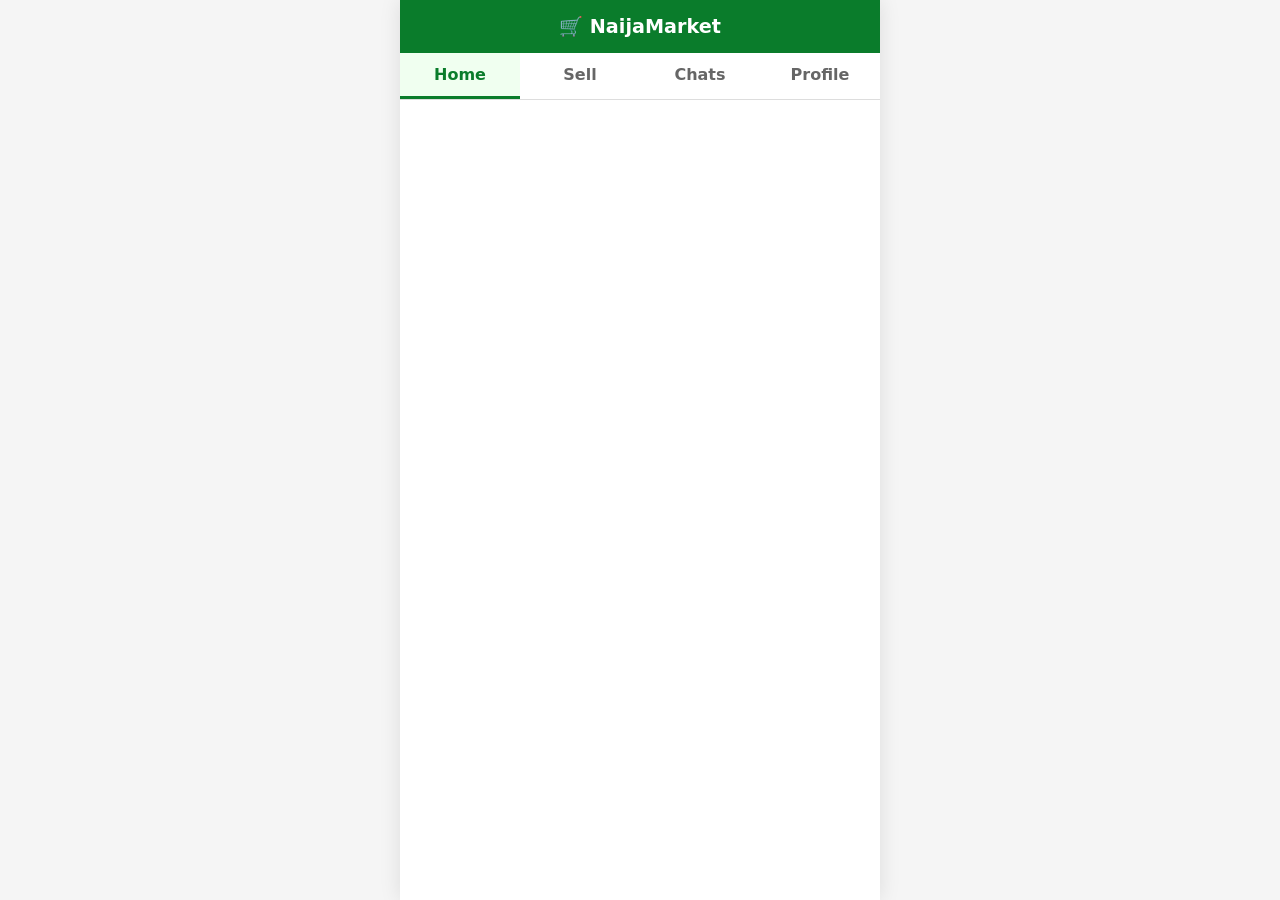
<file: STEEL.html>
<!DOCTYPE html>
<html lang="en">
<head>
  <meta charset="UTF-8">
  <meta name="viewport" content="width=device-width, initial-scale=1.0, user-scalable=no">
  <title>NaijaMarket – Buy & Sell</title>
  <style>
    * { margin: 0; padding: 0; box-sizing: border-box; font-family: system-ui, sans-serif; }
    body { background: #f5f5f5; display: flex; justify-content: center; }
    .app { width: 100%; max-width: 480px; min-height: 100vh; background: white; position: relative; box-shadow: 0 0 20px rgba(0,0,0,0.1); }
    header { background: #0a7c2b; color: white; padding: 15px; text-align: center; font-weight: bold; font-size: 1.2rem; position: sticky; top: 0; z-index: 10; }
    .tabs { display: flex; border-bottom: 1px solid #ddd; background: white; }
    .tab { flex: 1; padding: 12px; text-align: center; font-weight: bold; cursor: pointer; color: #666; transition: 0.2s; }
    .tab.active { color: #0a7c2b; border-bottom: 3px solid #0a7c2b; background: #f0fff0; }
    .page { display: none; padding: 15px; padding-bottom: 70px; }
    .page.active { display: block; }
    .listing { background: #f9f9f9; padding: 15px; margin-bottom: 10px; border-radius: 10px; display: flex; justify-content: space-between; align-items: center; }
    .listing-info h3 { margin-bottom: 5px; color: #333; }
    .listing-info p { color: #666; font-size: 0.9rem; }
    .buy-btn { background: #0a7c2b; color: white; border: none; padding: 8px 15px; border-radius: 20px; font-weight: bold; cursor: pointer; }
    .buy-btn:disabled { background: #aaa; }
    .form-group { margin-bottom: 15px; }
    .form-group label { display: block; margin-bottom: 5px; font-weight: bold; }
    .form-group input, .form-group textarea { width: 100%; padding: 10px; border: 1px solid #ddd; border-radius: 8px; font-size: 1rem; }
    .btn { background: #0a7c2b; color: white; border: none; padding: 12px; border-radius: 8px; width: 100%; font-size: 1rem; font-weight: bold; cursor: pointer; }
    .btn:disabled { opacity: 0.6; }
    .profile-card { text-align: center; padding: 20px; background: #f0fff0; border-radius: 15px; }
    .profile-card img { width: 80px; height: 80px; border-radius: 50%; background: #ddd; }
    .stars { color: gold; font-size: 1.2rem; }
    .message-bubble { max-width: 80%; margin: 5px; padding: 10px 15px; border-radius: 20px; clear: both; word-wrap: break-word; }
    .message-sent { background: #0a7c2b; color: white; float: right; }
    .message-received { background: #e0e0e0; float: left; }
    .chat-input { display: flex; position: sticky; bottom: 0; background: white; padding: 10px; border-top: 1px solid #ddd; }
    .chat-input input { flex: 1; padding: 10px; border: 1px solid #ddd; border-radius: 20px; }
    .chat-input button { margin-left: 10px; background: #0a7c2b; color: white; border: none; border-radius: 20px; padding: 10px 20px; }
  </style>
</head>
<body>
<div class="app">
  <header>🛒 NaijaMarket</header>
  <div class="tabs">
    <div class="tab active" data-page="home">Home</div>
    <div class="tab" data-page="sell">Sell</div>
    <div class="tab" data-page="messages">Chats</div>
    <div class="tab" data-page="profile">Profile</div>
  </div>

  <!-- Home Page -->
  <div id="home" class="page active"></div>

  <!-- Sell Page -->
  <div id="sell" class="page">
    <h3>Post a Listing (₦100 fee)</h3>
    <div class="form-group"><label>Item Title</label><input id="itemTitle" placeholder="e.g. Used iPhone 12"></div>
    <div class="form-group"><label>Price (₦)</label><input id="itemPrice" type="number" placeholder="50000"></div>
    <div class="form-group"><label>Description</label><textarea id="itemDesc" rows="3" placeholder="Describe your item..."></textarea></div>
    <button id="payListingFeeBtn" class="btn" disabled>Pay ₦100 to Post</button>
  </div>

  <!-- Messages Page -->
  <div id="messages" class="page">
    <div id="chatArea" style="height: 70vh; overflow-y: auto; padding-bottom: 10px;"></div>
    <div class="chat-input">
      <input id="msgInput" placeholder="Type a message...">
      <button id="sendMsgBtn">Send</button>
    </div>
  </div>

  <!-- Profile Page -->
  <div id="profile" class="page">
    <div class="profile-card">
      <div id="profileAvatar" style="font-size: 3rem;">👤</div>
      <h3 id="profileName">User</h3>
      <div id="profileStars" class="stars">⭐⭐⭐⭐⭐</div>
      <p id="profileRating">No ratings yet</p>
      <button id="logoutBtn" style="margin-top:20px; background:#c0392b; color:white; border:none; padding:10px 20px; border-radius:8px;">Logout</button>
    </div>
  </div>
</div>

<!-- Paystack inline script -->
<script src="https://js.paystack.co/v1/inline.js"></script>

<script>
  // ---------- Simulated Backend using localStorage ----------
  // Data structures: users, listings, messages, currentUser
  const DB_KEY = 'naijamarket_db';
  let db = JSON.parse(localStorage.getItem(DB_KEY)) || {
    users: [],
    listings: [],
    messages: {} // chatId -> array of {from, text, time}
  };

  function saveDB() { localStorage.setItem(DB_KEY, JSON.stringify(db)); }

  let currentUser = JSON.parse(localStorage.getItem('currentUser')) || null;

  // ---------- Helper Functions ----------
  function generateId() { return Date.now().toString(36) + Math.random().toString(36).substr(2); }

  function formatPrice(n) { return '₦' + Number(n).toLocaleString(); }

  // ---------- Authentication Simulation ----------
  function ensureUser() {
    if (currentUser) return;
    const name = prompt('Welcome! Enter your name to continue:');
    if (!name) { alert('Name required'); return ensureUser(); }
    const uid = generateId();
    const newUser = {
      uid, name,
      rating: 0, totalRatings: 0,
      bankDetails: { bank: 'Access Bank', accountNumber: '1234567890' } // dummy for subaccount
    };
    db.users.push(newUser);
    currentUser = newUser;
    localStorage.setItem('currentUser', JSON.stringify(currentUser));
    saveDB();
  }
  ensureUser();
  // Update profile display
  document.getElementById('profileName').textContent = currentUser.name;
  document.getElementById('profileStars').innerHTML = '⭐'.repeat(Math.round(currentUser.rating || 0)) || 'No ratings';
  document.getElementById('profileRating').textContent = currentUser.rating ? `${currentUser.rating.toFixed(1)} / 5` : 'No ratings';

  // ---------- Render Listings ----------
  function renderHome() {
    const container = document.getElementById('home');
    if (db.listings.length === 0) {
      container.innerHTML = '<p style="text-align:center; color:#888;">No listings yet. Be the first to sell!</p>';
      return;
    }
    container.innerHTML = db.listings.filter(l => l.status === 'active').map(listing => `
      <div class="listing">
        <div class="listing-info">
          <h3>${listing.title}</h3>
          <p>${formatPrice(listing.price)} — ${listing.sellerName}</p>
        </div>
        <button class="buy-btn" onclick="buyItem('${listing.id}')" ${listing.sellerId === currentUser.uid ? 'disabled' : ''}>
          ${listing.sellerId === currentUser.uid ? 'Yours' : 'Buy'}
        </button>
      </div>
    `).join('');
  }

  // ---------- Buy Item (via Paystack) ----------
  function buyItem(listingId) {
    const listing = db.listings.find(l => l.id === listingId);
    if (!listing) return;
    const amountInKobo = listing.price * 100; // Paystack uses kobo
    const handler = PaystackPop.setup({
      key: 'pk_test_xxxxxxxxxxxxxxxxxxxxxxxxxxxxxxxxxxxxxxxx', // Replace with your Paystack public key
      email: currentUser.email || 'customer@example.com',
      amount: amountInKobo,
      currency: 'NGN',
      ref: 'TXN_' + generateId(),
      onClose: () => alert('Payment cancelled'),
      callback: function(response) {
        alert('Payment successful! Reference: ' + response.reference);
        // In a real app, verify payment on server, then mark as sold
        listing.status = 'sold';
        saveDB();
        renderHome();
        alert('Item marked as sold. The seller will be notified.');
        // The 3% split would be handled by Paystack subaccount setup on backend.
      }
    });
    handler.openIframe();
  }

  // ---------- Sell Flow: Pay ₦100 listing fee ----------
  document.getElementById('payListingFeeBtn').addEventListener('click', () => {
    const title = document.getElementById('itemTitle').value.trim();
    const price = parseInt(document.getElementById('itemPrice').value);
    const desc = document.getElementById('itemDesc').value.trim();
    if (!title || !price || !desc) return alert('Please fill all fields');

    const handler = PaystackPop.setup({
      key: 'pk_test_xxxxxxxxxxxxxxxxxxxxxxxxxxxxxxxxxxxxxxxx', // Replace with your public key
      email: currentUser.email || 'seller@example.com',
      amount: 10000, // ₦100 in kobo
      currency: 'NGN',
      ref: 'LISTFEE_' + generateId(),
      onClose: () => alert('Listing fee payment cancelled'),
      callback: function(response) {
        // Success: add listing to database
        const newListing = {
          id: generateId(),
          title, price, desc,
          sellerId: currentUser.uid,
          sellerName: currentUser.name,
          status: 'active',
          listingFeePaid: true,
          createdAt: new Date().toISOString()
        };
        db.listings.push(newListing);
        saveDB();
        renderHome();
        document.getElementById('itemTitle').value = '';
        document.getElementById('itemPrice').value = '';
        document.getElementById('itemDesc').value = '';
        alert('Listing posted successfully!');
      }
    });
    handler.openIframe();
  });

  // Enable sell button only when fields are filled
  document.querySelectorAll('#sell input, #sell textarea').forEach(el => {
    el.addEventListener('input', () => {
      const title = document.getElementById('itemTitle').value.trim();
      const price = document.getElementById('itemPrice').value;
      document.getElementById('payListingFeeBtn').disabled = !(title && price);
    });
  });

  // ---------- Messaging Simulation ----------
  let activeChatId = 'global'; // simple global chat demo
  function renderMessages() {
    const chatArea = document.getElementById('chatArea');
    const msgs = db.messages[activeChatId] || [];
    chatArea.innerHTML = msgs.map(m => {
      const isSent = m.from === currentUser.uid;
      return `<div class="message-bubble ${isSent ? 'message-sent' : 'message-received'}">
        <strong>${m.fromName}:</strong> ${m.text}
      </div>`;
    }).join('');
    chatArea.scrollTop = chatArea.scrollHeight;
  }

  document.getElementById('sendMsgBtn').addEventListener('click', () => {
    const input = document.getElementById('msgInput');
    const text = input.value.trim();
    if (!text) return;
    if (!db.messages[activeChatId]) db.messages[activeChatId] = [];
    db.messages[activeChatId].push({
      from: currentUser.uid,
      fromName: currentUser.name,
      text,
      time: Date.now()
    });
    saveDB();
    input.value = '';
    renderMessages();
  });
  // Auto refresh messages (simulate real-time)
  setInterval(renderMessages, 2000);

  // ---------- Tab Navigation ----------
  document.querySelectorAll('.tab').forEach(tab => {
    tab.addEventListener('click', () => {
      document.querySelectorAll('.tab').forEach(t => t.classList.remove('active'));
      document.querySelectorAll('.page').forEach(p => p.classList.remove('active'));
      tab.classList.add('active');
      document.getElementById(tab.dataset.page).classList.add('active');
      if (tab.dataset.page === 'home') renderHome();
      if (tab.dataset.page === 'messages') renderMessages();
    });
  });

  // ---------- Logout ----------
  document.getElementById('logoutBtn').addEventListener('click', () => {
    localStorage.removeItem('currentUser');
    currentUser = null;
    location.reload();
  });

  // Initial render
  renderHome();

  // ---------- Note about Paystack keys ----------
  console.log('⚠️ Replace pk_test_xxxxxxxx with your real Paystack public key.');
</script>
</body>
</html>
</file>
<file: index.css>
*{
    margin: 0;
    padding: 0;
}
body{
    min-height: 100vh;
    background-size: cover;
    background-repeat: no-repeat;
    background-position: center;
    background: 
    radial-gradient(circle at top left, rgba(255,140,0,0.15), transparent 10%),
    radial-gradient(circle at bottom right, rgba(255,106,0,0.12), transparent 20%),
    #ffffff; 
    /* background-image: url(bgd.jpg);
    background-size: cover;
    background-position: center; */
}
img{
    /* border: 2px, solid, black; */
    width: 200px;
    height: 100%;
    border-radius: 5px;
}
nav{
    height: 100px;
    background: linear-gradient(180deg, #ff9900, #ff6a00);
    /* background-color: rgb(255, 165, 0); */
    box-shadow: 3px, 3px, 5px rgba(0, 0, 0, 0.1);
}
nav ul{
    width: 100%;
    list-style: none;
    display: flex;
    /* border: 2px, solid, black; */
    height: 100px;
    justify-content: flex-end;
    align-items: center;
}
nav li{
    height: 100px;
    
}
nav a{
    height: 100%;
    padding: 0 30px;
    font-family: 'Gill Sans', 'Gill Sans MT', Calibri, 'Trebuchet MS', sans-serif;
    letter-spacing: 0.2px;
    text-decoration: none;
    display: flex;
    justify-content: center;
    align-items: center;
    color: rgb(69, 69, 69);
    cursor: pointer;
}
nav a:hover{
    background: linear-gradient(135deg, #ff9900, #ff6a00);
    height: 98px;
}

/* Top-bar underline animation and active overlay */
nav > ul:last-of-type a{
    position: relative;
    transition: color 200ms ease;
}
nav > ul:last-of-type a::after{
    content: "";
    position: absolute;
    left: 20%;
    right: 20%;
    bottom: 18px;
    height: 3px;
    background: #fff3e6; /* warm cream underline */
    transform: scaleX(0);
    transform-origin: center;
    transition: transform 240ms ease, opacity 240ms ease;
    opacity: 0;
    border-radius: 2px;
}
nav > ul:last-of-type a:hover::after{
    transform: scaleX(1);
    opacity: 1;
}
nav > ul:last-of-type a.active{
    background: rgba(255,140,0,0.18); /* subtle orange overlay */
    color: #fff;
}
nav > ul:last-of-type a.active::after{
    transform: scaleX(1);
    opacity: 1;
}
nav li:first-child{
    margin-right: auto;
}
.sidebar{
    position: fixed;
    top: 0;
    right: 0;
    height: 100vh;
    width: 250px;
    z-index: 999999;
    background-color: rgba(255, 255, 255, 0.466);
    backdrop-filter: blur(10px);
    box-shadow: -10px, 0px, 10px rgba(0, 0, 0, 0.1);
    display: none;
    flex-direction: column;
    align-items: flex-start;
    justify-content: flex-start;
}
.sidebar li{
    width: 100%;
}
.sidebar a{
    width: 100%;
    display: flex;
    justify-content: flex-start;
    align-items: center;
}
.menu-button{
    display: none;
}
#uno{
    margin: 5% 8%;
    text-align: justify;
    line-height: 1.6;
    letter-spacing: 0.2px;
    font-family: 'Gill Sans', 'Gill Sans MT', Calibri, 'Trebuchet MS', sans-serif;
    color: rgb(99, 99, 99);
    text-indent: 2em;
    
}
.cal1{
    text-wrap: balance;
    text-align: center;
    font-family: Verdana, Geneva, Tahoma, sans-serif;
    color: rgb(255, 149, 0);
    padding: 10px;

    font-size: 40px;
    font-weight: 800;
    color: #ff6a00;

    
}
.footer-note {
            font-family: Arial, sans-serif;
            text-align: center;
            margin-top: 40px;
            color: #666;
            font-style: italic;}


#main{
    /* border: 2px solid black; */
    display: flex;
    flex-direction: row;
    flex-wrap: wrap;
    align-items: flex-start;
    justify-content: center;
    gap: 2em;
    flex: 1;
    /* min-height: 100vh; */
}
.first{
    margin: 20px;
    padding: 10px;
    text-align: center;
    background-color:white;
    border: 2px solid #ff8c00;
    overflow: hidden;
    box-shadow: 0 6px 20px rgba(0, 0, 0, 0.1);
    transition: 0.3s ease;
    border-radius: 10px;
    width: 210px;
    height: 100%;
    /* width: 280px;
    background: #ffffff;
    border-radius: 16px;
    overflow: hidden;
    box-shadow: 0 6px 20px rgba(0, 0, 0, 0.1);
    transition: 0.3s ease;
    border: 2px solid #ff8c00; */
}
.first:hover{
    transform: translateY(-1px);
    box-shadow: 0 12px 30px rgba(255, 140, 0, 0.25);

}

.button1{
    margin: 10px;
    background: linear-gradient(135deg, #ff9900, #ff6a00);
    color: white;
    border: none;
    padding: 10px 50px;
    border-radius: 5px;
    font-size: 16px;
    font-weight: 600;
    cursor: pointer;
    transition: all 0.3s ease;
    box-shadow: 0 4px 12px rgba(255, 106, 0, 0.3);
}

.button1:hover{
    transform: translateY(-0.51px);
    box-shadow: 0 4px 12px rgba(255, 106, 0, 0.4);
}

.appli{
    font-family: Verdana, Geneva, Tahoma, sans-serif;
    font-size: small;
    margin: 5px 5px;
    text-align: start;
}

#calc-toggle {
      position: fixed;
      top: 110px;
      right: 5px;
      z-index: 1000;
      background: linear-gradient(135deg, #ff8c00, #ff6a00);
      color: #fff;
      border: none;
      padding: 14px 18px;
      border-radius: 10px;
      cursor: pointer;
      font-weight: bold;
      box-shadow: 0 8px 20px rgba(255, 106, 0, 0.1);
    }


    #calc-toggle:hover {
      transform: translateY(-0.51px);
      box-shadow: 0 2px 6px rgba(255, 106, 0, 0.3);
    }

#calculatorBox {
    display: none; /* Hidden initially */

    position: fixed;
    top: 165px;
    right: 7px;

    width: 300px;
    height: 220px;
    padding: 20px;

    background: white;
    border-radius: 10px;
    box-shadow: 0 5px 20px rgba(0,0,0,0.09);

    z-index: 9999;
    overflow: auto;
}
#clear-btn{
    margin: 10px 5px;
    background: linear-gradient(135deg, #ff9900, #ff6a00);
    color: white;
    border: none;
    /* padding: 5px 20px; */
    width: 100%;
    height: 32px;
    border-radius: 5px;
    font-size: 15px;
    font-weight: 600;
    cursor: pointer;
    transition: all 0.3s ease;
    /* box-shadow: 0 4px 12px rgba(255, 106, 0, 0.3); */
}
#clear-btn:hover{
    transform: translateY(-0.51px);
    box-shadow: 0 2px 6px rgba(255, 106, 0, 0.3);
}
.total-box {
      background: #fff7ef;
      border-left: 4px solid #ff8c00;
      padding: 12px;
      border-radius: 10px;
      margin-bottom: 14px;
      font-size: 15px;
      color: #333;
    }

    .total-box strong {
      color: #ff6a00;
    }

.search-container{
    display: flex;
    justify-content: flex-start;
    align-items: center;
    gap: 10px;
    margin: 20px 40px;
}

.search-container label{
    font-size: 18px;
    font-weight: bold;
}

.search-container input{
    width: 20%;
    padding: 10px 15px;
    border: 2px solid #ff6a00;
    border-radius: 8px;
    font-size: 16px;
    outline: none;
    transition: 0.3s;
}
label{
    background-color: #ff6a00;
    border: 10px solid #ff6a00;
    border-radius: 8px;
    color: white;
}

.search-container input:focus{
    border-color: rgb(83, 81, 81);
    box-shadow: 0 0 8px linear-gradient(135deg, #ff8c00, #ff6a00);
}

#calc {
      background: linear-gradient(135deg, #ff8c00, #ff6a00);
      font-family: Arial, Helvetica, sans-serif;
      color: white;
      padding: 10px;
      font-weight: bold;
      font-size: 15px;
      margin-bottom: 10px;
      border-radius: 5px;
    }
input{
    padding: 5px;
    width: 206px;
    
}
.Enter{
    margin: 10px 5px;
    background: linear-gradient(135deg, #ff9900, #ff6a00);
    color: white;
    border: none;
    /* padding: 5px 20px; */
    width: 50px;
    height: 32px;
    border-radius: 5px;
    font-size: 13px;
    font-weight: 600;
    cursor: pointer;
    transition: all 0.3s ease;
}
.history {
      margin-top: 10px;
      max-height: 180px;
      overflow-y: auto;
      font-size: 14px;
    }

    .history-item {
      background: #fafafa;
      border: 1px solid #eee;
      padding: 10px;
      border-radius: 10px;
      margin-bottom: 8px;
    }


@media(max-width: 800px){
    .hideOnMobile{
        display: none;
    }
    .menu-button{
        display: block;
    }
}
@media(max-width: 400px){
    .sidebar{
        width: 100%;
    }
}
</file>
